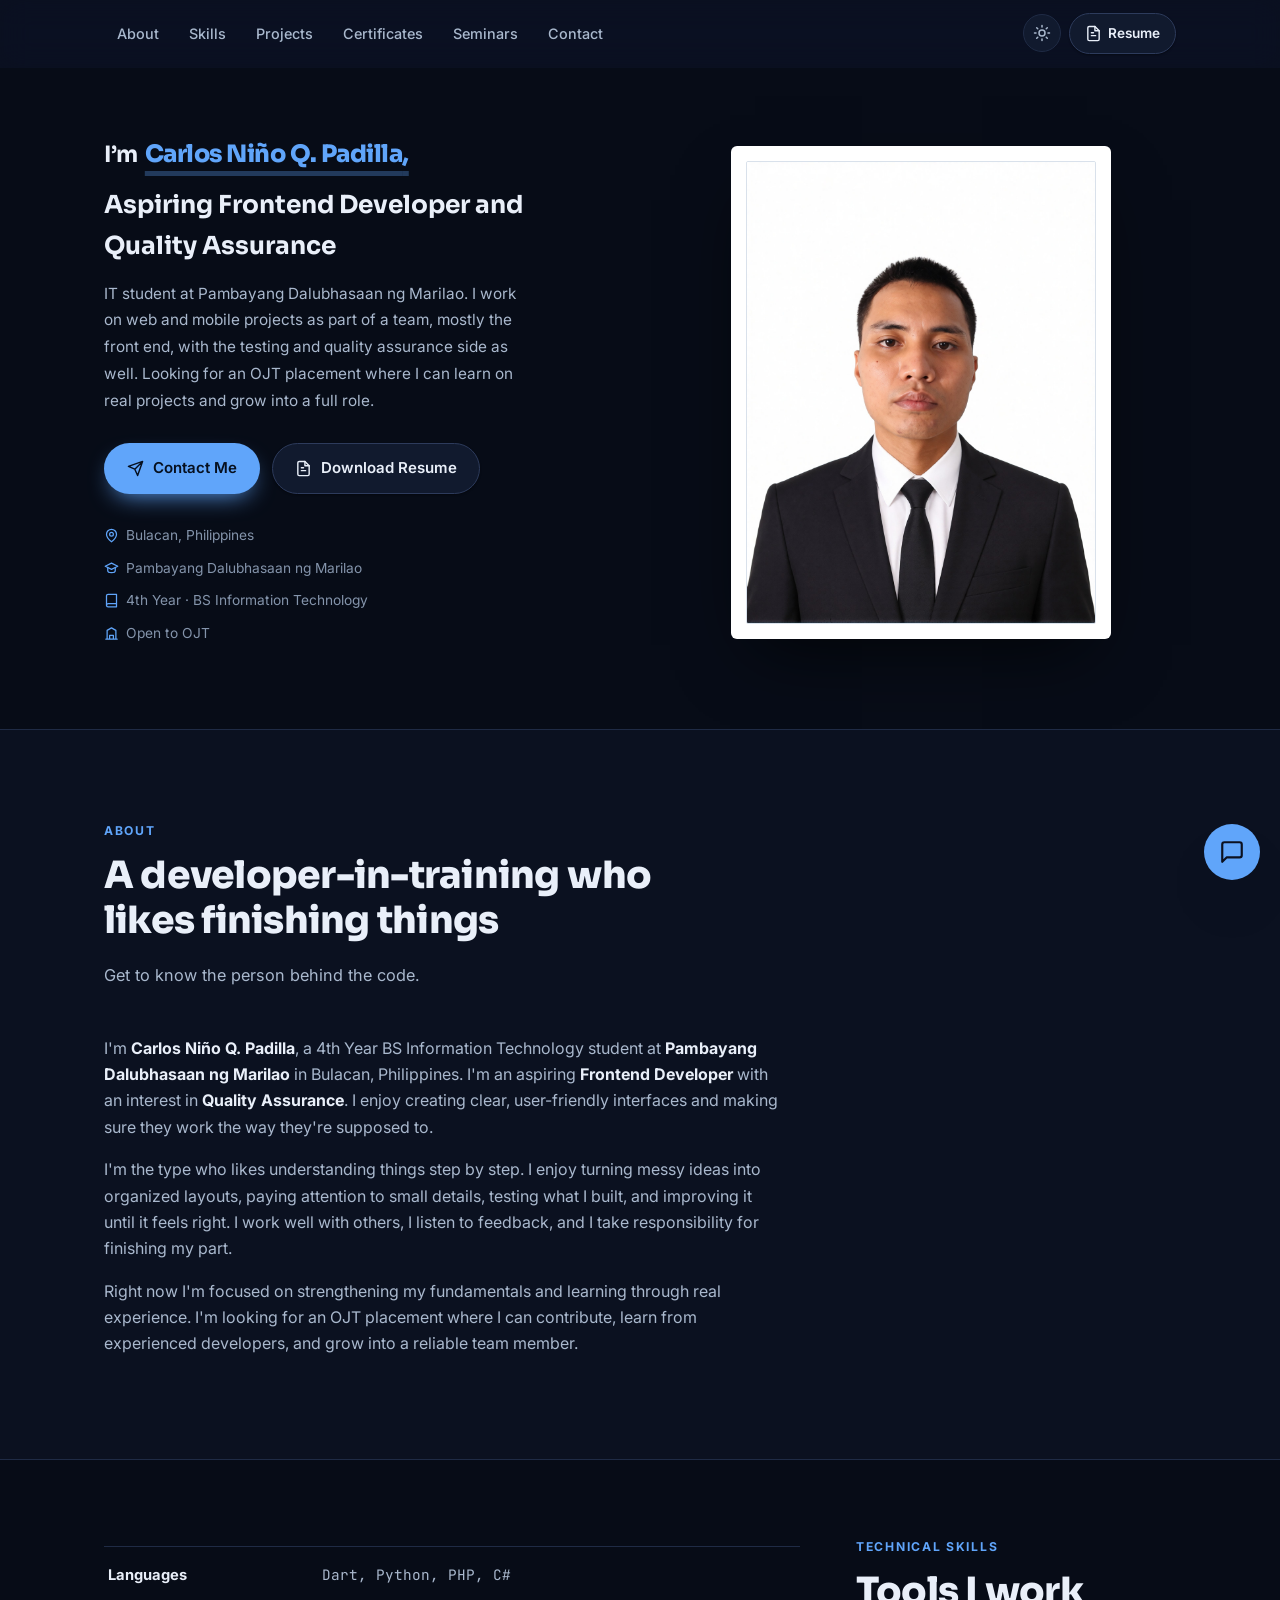
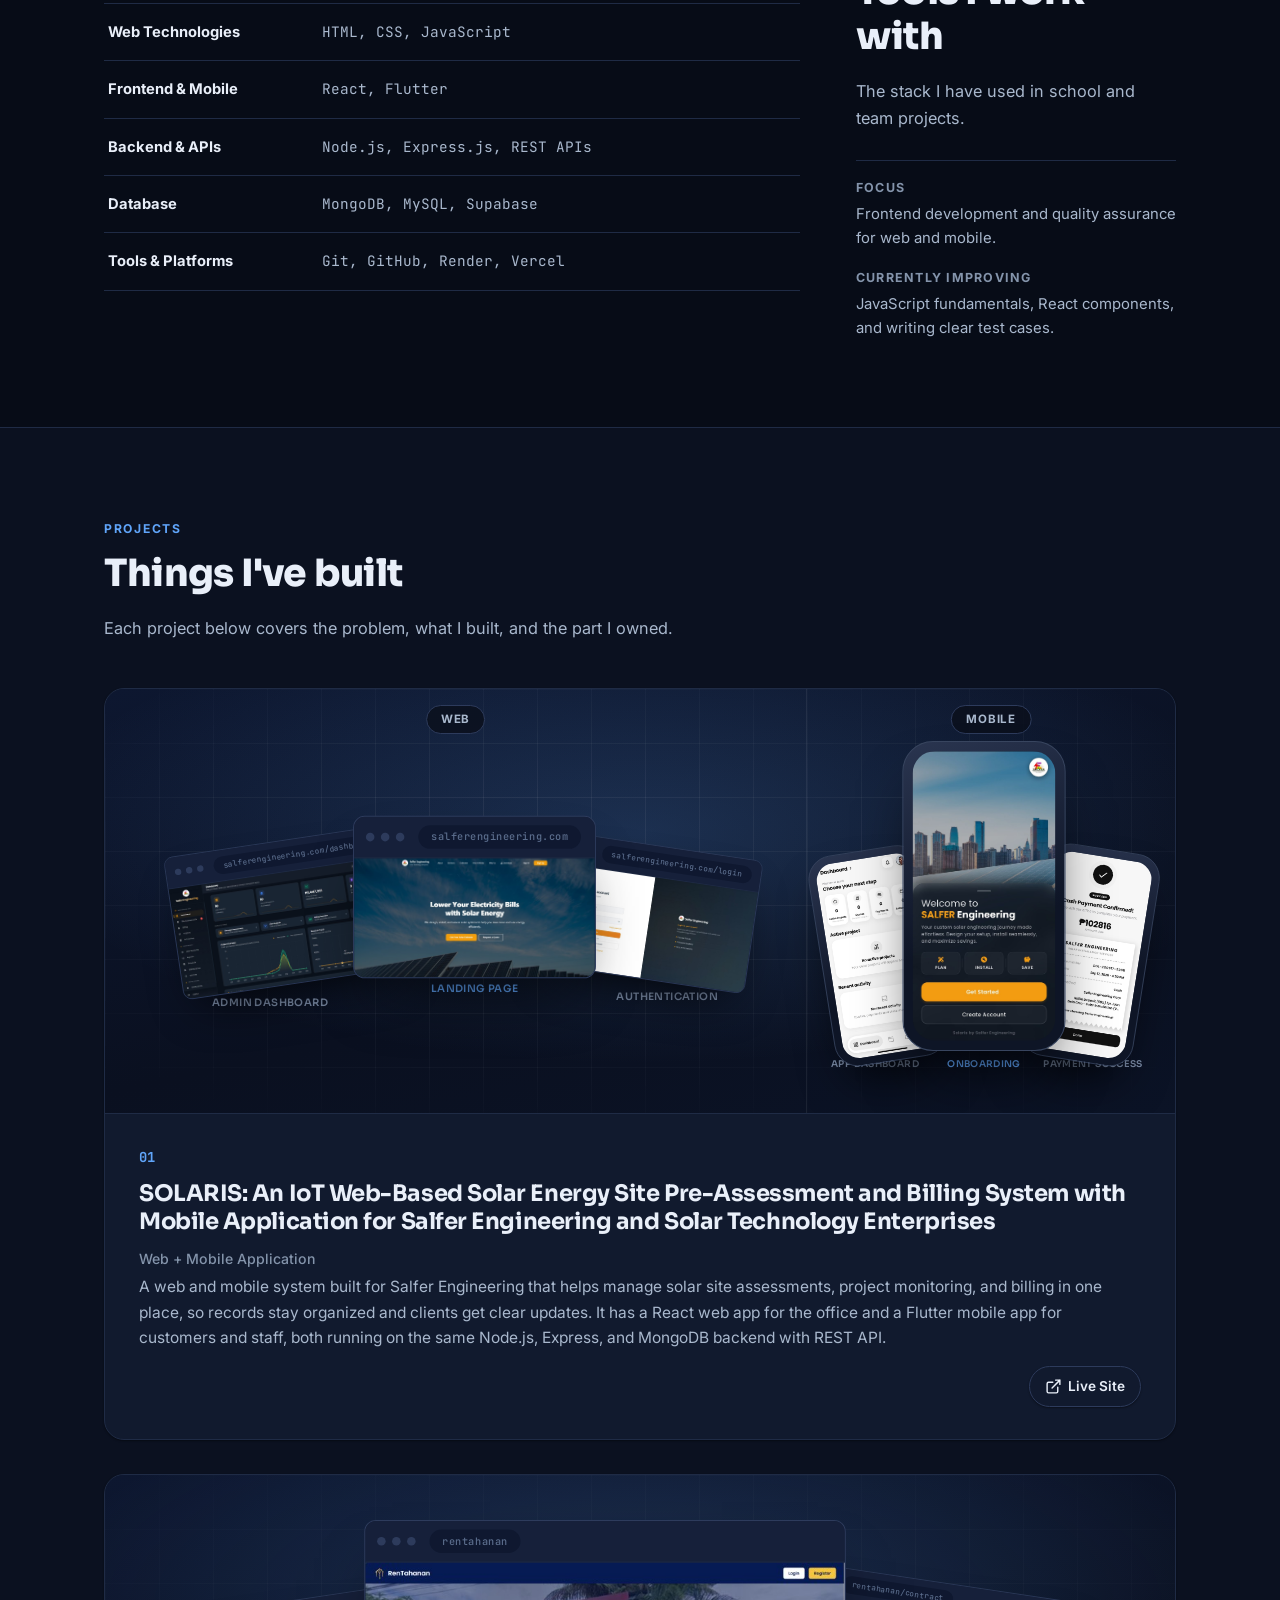
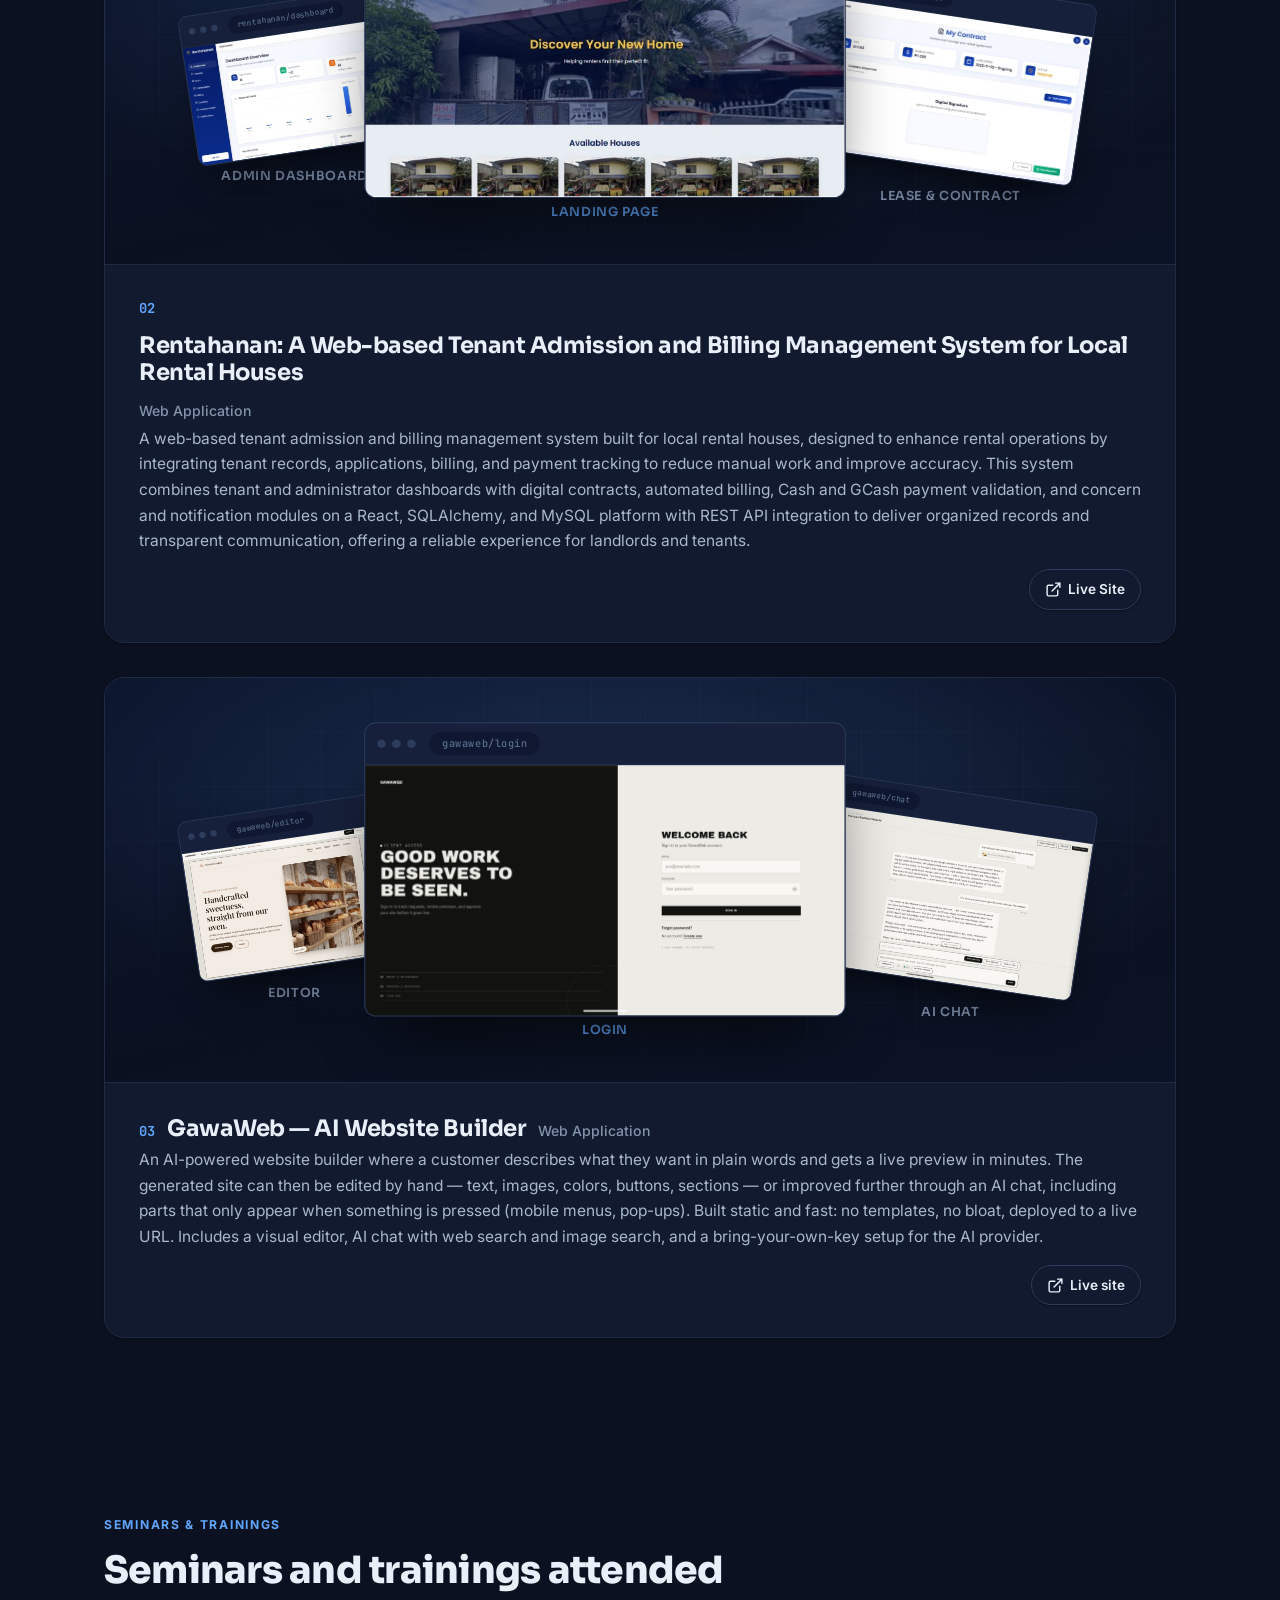
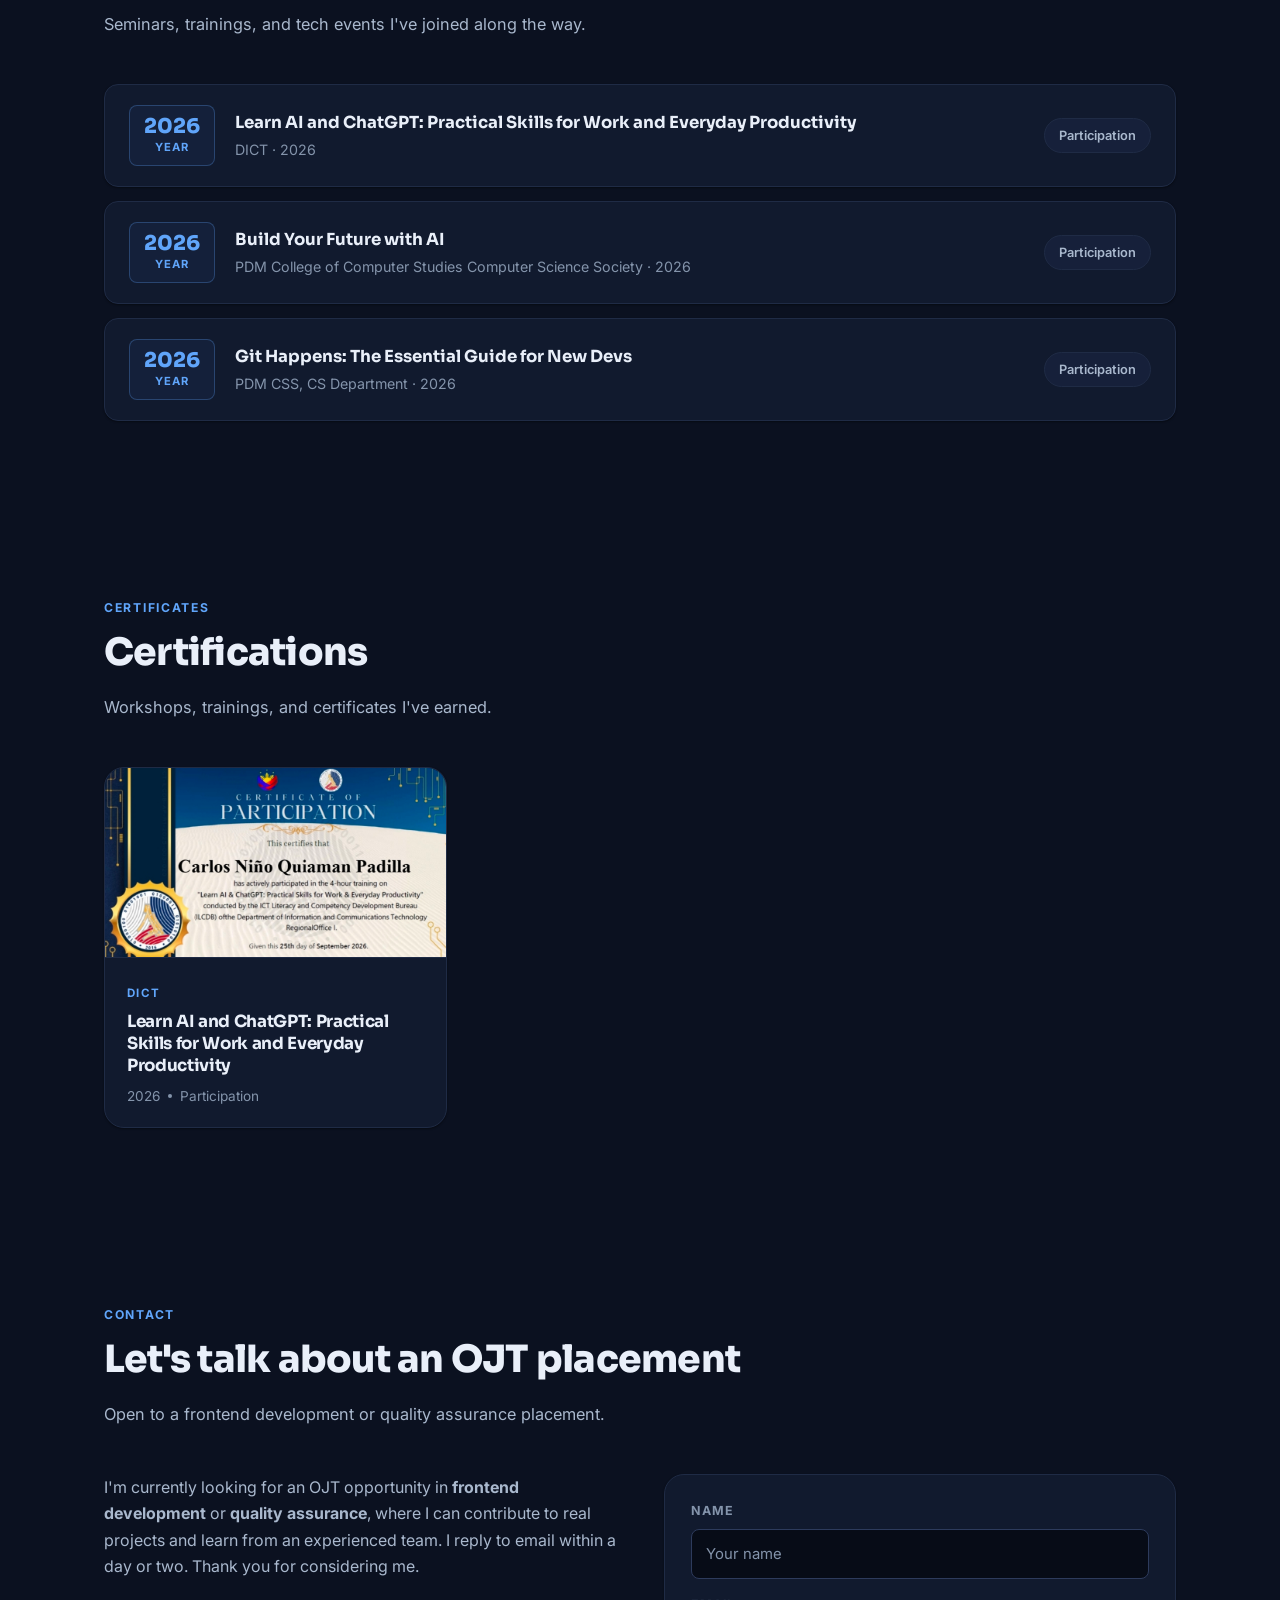
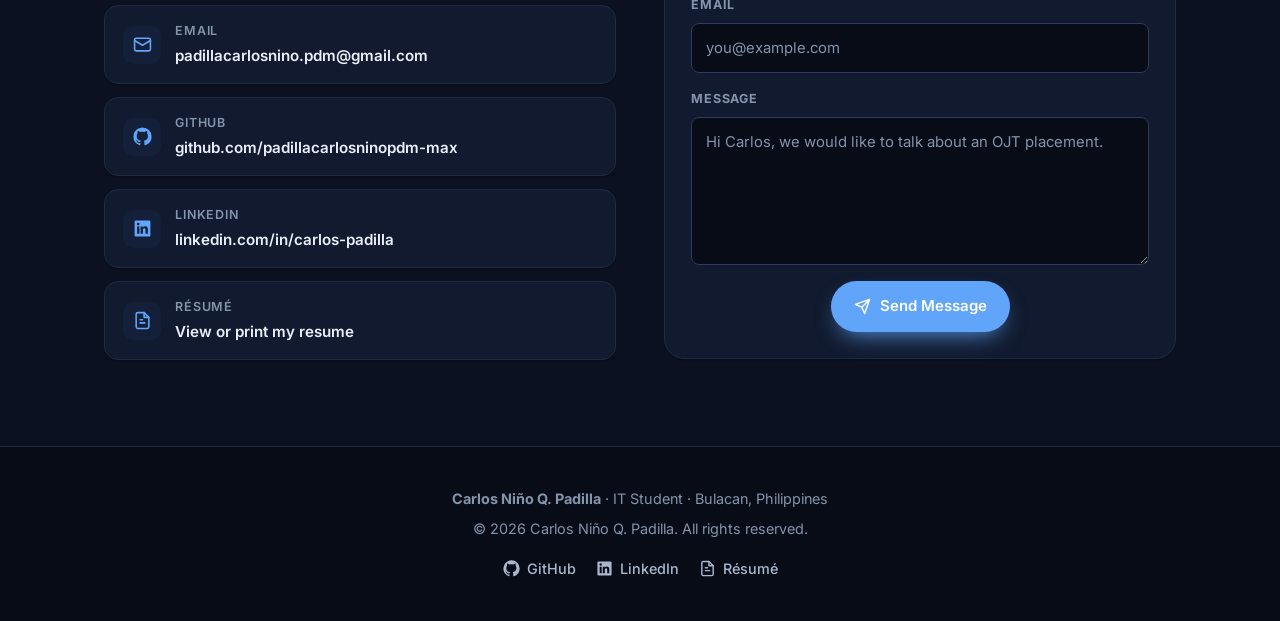
<file: index.html>
<!DOCTYPE html>
<html lang="en">
<head>
<meta charset="utf-8">
<meta name="viewport" content="width=device-width, initial-scale=1">
<title>Carlos Niño Q. Padilla, IT Student &amp; Aspiring Software Developer</title>
<meta name="description" content="Portfolio of Carlos Niño Q. Padilla, BS Information Technology student at Pambayang Dalubhasaan ng Marilao, aspiring software developer seeking an OJT opportunity in web and mobile development.">
<meta name="author" content="Carlos Niño Q. Padilla">
<meta name="theme-color" content="#0b1120">

<meta property="og:type" content="website">
<meta property="og:title" content="Carlos Niño Q. Padilla, IT Student &amp; Aspiring Software Developer">
<meta property="og:description" content="Web and mobile developer portfolio. BS Information Technology, Pambayang Dalubhasaan ng Marilao.">
<meta property="og:image" content="assets/photo-512.jpg">

<script>
/* Set the theme before first paint so there is no flash. Stored choice wins;
   otherwise follow the OS preference. Dark remains the fallback. */
(function () {
  var theme = 'dark';
  try {
    var stored = localStorage.getItem('theme');
    if (stored === 'light' || stored === 'dark') {
      theme = stored;
    }
    // Dark mode is the default; do not follow the OS light preference.
  } catch (e) { /* private mode: stay dark */ }
  document.documentElement.setAttribute('data-theme', theme);
  var meta = document.querySelector('meta[name="theme-color"]');
  if (meta) meta.setAttribute('content', theme === 'light' ? '#f6f8fc' : '#0b1120');
})();
</script>
<link rel="icon" href="assets/favicon.svg" type="image/svg+xml">
<link rel="preconnect" href="https://fonts.googleapis.com">
<link rel="preconnect" href="https://fonts.gstatic.com" crossorigin>
<link href="https://fonts.googleapis.com/css2?family=Sora:wght@400;600;700;800&family=Inter:wght@400;500;600;700&family=JetBrains+Mono:wght@400;500;700&display=swap" rel="stylesheet">
<link rel="stylesheet" href="css/style.css">
</head>

<body>
<a class="skip-link" href="#main">Skip to content</a>

<!-- ============================ HEADER ============================ -->
<header class="site-header" id="header">
  <div class="wrap nav">
    <ul class="nav-links" id="navLinks">
      <li><a href="#about">About</a></li>
      <li><a href="#skills">Skills</a></li>
      <li><a href="#projects">Projects</a></li>
      <li><a href="#certificates">Certificates</a></li>
      <li><a href="#seminars">Seminars</a></li>
      <li><a href="#contact">Contact</a></li>
    </ul>

    <div class="nav-tools">
      <button class="icon-btn theme-toggle" id="themeToggle" type="button" aria-label="Switch to light mode" aria-pressed="false">
        <svg class="icon-sun" viewBox="0 0 24 24" fill="none" stroke="currentColor" stroke-width="2" stroke-linecap="round" stroke-linejoin="round" aria-hidden="true"><circle cx="12" cy="12" r="4"/><path d="M12 2v2M12 20v2M4.93 4.93l1.41 1.41M17.66 17.66l1.41 1.41M2 12h2M20 12h2M4.93 19.07l1.41-1.41M17.66 6.34l1.41-1.41"/></svg>
        <svg class="icon-moon" viewBox="0 0 24 24" fill="none" stroke="currentColor" stroke-width="2" stroke-linecap="round" stroke-linejoin="round" aria-hidden="true"><path d="M21 12.79A9 9 0 1 1 11.21 3 7 7 0 0 0 21 12.79z"/></svg>
      </button>
      <a class="btn btn-ghost btn-sm nav-cv" href="resume.html" target="_blank" rel="noopener" aria-label="View my resume">
        <svg viewBox="0 0 24 24" fill="none" stroke="currentColor" stroke-width="2" stroke-linecap="round" stroke-linejoin="round" aria-hidden="true"><path d="M14 2H6a2 2 0 0 0-2 2v16a2 2 0 0 0 2 2h12a2 2 0 0 0 2-2V8z"/><path d="M14 2v6h6M9 15h6M9 11h3"/></svg>
        <span class="btn-label">Resume</span>
      </a>
      <button class="icon-btn nav-burger" id="navBurger" type="button" aria-label="Open menu" aria-expanded="false" aria-controls="navLinks">
        <svg viewBox="0 0 24 24" fill="none" stroke="currentColor" stroke-width="2" stroke-linecap="round" aria-hidden="true"><path d="M3 6h18M3 12h18M3 18h18"/></svg>
      </button>
    </div>
  </div>
</header>

<main id="main">

<!-- ============================ HERO ============================ -->
<section class="hero" id="home">
  <div class="wrap">
    <div class="hero-grid">

      <div class="hero-copy">
        <h1>
          <span class="i-am">I&rsquo;m</span>
          <span class="accent">Carlos Niño Q. Padilla</span><span class="accent">,</span>
        </h1>

        <p class="hero-role">Aspiring Frontend Developer and Quality Assurance</p>

        <p class="hero-lede">
          IT student at Pambayang Dalubhasaan ng Marilao. I work on web and mobile
          projects as part of a team, mostly the front end, with the testing and
          quality assurance side as well. Looking for an OJT placement where I can
          learn on real projects and grow into a full role.
        </p>

        <div class="hero-cta">
          <a class="btn btn-primary" href="#contact">
            <svg viewBox="0 0 24 24" fill="none" stroke="currentColor" stroke-width="2" stroke-linecap="round" stroke-linejoin="round" aria-hidden="true"><path d="M22 2 11 13M22 2l-7 20-4-9-9-4z"/></svg>
            Contact Me
          </a>
          <a class="btn btn-ghost" href="Padilla-Carlos-Nino-Resume.pdf" download="Padilla-Carlos-Nino-Resume.pdf">
            <svg viewBox="0 0 24 24" fill="none" stroke="currentColor" stroke-width="2" stroke-linecap="round" stroke-linejoin="round" aria-hidden="true"><path d="M14 2H6a2 2 0 0 0-2 2v16a2 2 0 0 0 2 2h12a2 2 0 0 0 2-2V8z"/><path d="M14 2v6h6M9 15h6M9 11h3"/></svg>
            Download Resume
          </a>
        </div>

        <div class="hero-meta">
          <span>
            <svg viewBox="0 0 24 24" fill="none" stroke="currentColor" stroke-width="2" stroke-linecap="round" stroke-linejoin="round" aria-hidden="true"><path d="M20 10c0 6-8 12-8 12s-8-6-8-12a8 8 0 0 1 16 0z"/><circle cx="12" cy="10" r="3"/></svg>
            Bulacan, Philippines
          </span>
          <span>
            <svg viewBox="0 0 24 24" fill="none" stroke="currentColor" stroke-width="2" stroke-linecap="round" stroke-linejoin="round" aria-hidden="true"><path d="M22 10 12 5 2 10l10 5 10-5z"/><path d="M6 12v5c0 1.7 2.7 3 6 3s6-1.3 6-3v-5"/></svg>
            Pambayang Dalubhasaan ng Marilao
          </span>
          <span>
            <svg viewBox="0 0 24 24" fill="none" stroke="currentColor" stroke-width="2" stroke-linecap="round" stroke-linejoin="round" aria-hidden="true"><path d="M4 19.5A2.5 2.5 0 0 1 6.5 17H20"/><path d="M6.5 2H20v20H6.5A2.5 2.5 0 0 1 4 19.5v-15A2.5 2.5 0 0 1 6.5 2z"/></svg>
            4th Year &middot; BS Information Technology
          </span>
          <span>
            <svg viewBox="0 0 24 24" fill="none" stroke="currentColor" stroke-width="2" stroke-linecap="round" stroke-linejoin="round" aria-hidden="true"><path d="M3 21h18M5 21V7l7-4 7 4v14M9 21v-6h6v6"/></svg>
            Open to OJT
          </span>
        </div>
      </div>

      <div class="hero-figure">
        <div class="hero-photo">
          <img src="assets/profile.jpg" width="1056" height="1400"
               alt="Carlos Niño Q. Padilla" fetchpriority="high">
        </div>
      </div>

    </div>
  </div>
</section>

<!-- ============================ ABOUT ============================ -->
<section class="section" id="about">
  <div class="wrap">
    <div class="section-head reveal">
      <span class="eyebrow">About</span>
      <h2>A developer-in-training who likes finishing things</h2>
      <p>Get to know the person behind the code.</p>
    </div>

    <div class="prose reveal">
      <p>
        I'm <strong>Carlos Niño Q. Padilla</strong>, a 4th Year BS Information Technology
        student at <strong>Pambayang Dalubhasaan ng Marilao</strong> in Bulacan, Philippines.
        I'm an aspiring <strong>Frontend Developer</strong> with an interest in
        <strong>Quality Assurance</strong>. I enjoy creating clear, user-friendly interfaces
        and making sure they work the way they're supposed to.
      </p>
      <p>
        I'm the type who likes understanding things step by step. I enjoy turning messy ideas
        into organized layouts, paying attention to small details, testing what I built, and
        improving it until it feels right. I work well with others, I listen to feedback,
        and I take responsibility for finishing my part.
      </p>
      <p>
        Right now I'm focused on strengthening my fundamentals and learning through real
        experience. I'm looking for an OJT placement where I can contribute, learn from
        experienced developers, and grow into a reliable team member.
      </p>
    </div>
  </div>
</section>

<!-- ============================ SKILLS ============================ -->
<section class="section alt" id="skills">
  <div class="wrap skills-layout">
    <div class="skills-info">
      <div class="section-head reveal">
        <span class="eyebrow">Technical Skills</span>
        <h2>Tools I work with</h2>
        <p>The stack I have used in school and team projects.</p>
      </div>

      <div class="skills-side reveal">
        <div class="side-block">
          <h3>Focus</h3>
          <p>Frontend development and quality assurance for web and mobile.</p>
        </div>
        <div class="side-block">
          <h3>Currently improving</h3>
          <p>JavaScript fundamentals, React components, and writing clear test cases.</p>
        </div>
      </div>
    </div>

    <div class="skills-list reveal">
      <div class="skill-row">
        <span class="skill-label">Languages</span>
        <span class="skill-values">Dart, Python, PHP, C#</span>
      </div>
      <div class="skill-row">
        <span class="skill-label">Web Technologies</span>
        <span class="skill-values">HTML, CSS, JavaScript</span>
      </div>
      <div class="skill-row">
        <span class="skill-label">Frontend &amp; Mobile</span>
        <span class="skill-values">React, Flutter</span>
      </div>
      <div class="skill-row">
        <span class="skill-label">Backend &amp; APIs</span>
        <span class="skill-values">Node.js, Express.js, REST APIs</span>
      </div>
      <div class="skill-row">
        <span class="skill-label">Database</span>
        <span class="skill-values">MongoDB, MySQL, Supabase</span>
      </div>
      <div class="skill-row">
        <span class="skill-label">Tools &amp; Platforms</span>
        <span class="skill-values">Git, GitHub, Render, Vercel</span>
      </div>
    </div>
  </div>
</section>

<!-- ============================ PROJECTS ============================ -->
<section class="section" id="projects">
  <div class="wrap">
    <div class="section-head reveal">
      <span class="eyebrow">Projects</span>
      <h2>Things I've built</h2>
      <p>Each project below covers the problem, what I built, and the part I owned.</p>
    </div>

    <div class="projects">

      <!-- ---------- PROJECT 1: SOLARIS (Web + Mobile) ---------- -->
      <article class="project project-featured reveal" id="project-1">

        <div class="showcase-dual" role="group" aria-label="SOLARIS web and mobile screenshots">
        <div class="showcase showcase-web-half" role="group" aria-label="SOLARIS web app, three screenshots">
          <span class="dual-heading">Web</span>
          <figure class="shot shot-left">
            <div class="shot-frame">
              <span class="shot-chrome" aria-hidden="true">
                <i></i><i></i><i></i>
                <b>salferengineering.com/dashboard</b>
              </span>
              <img src="assets/solar-dashboard.jpg" width="1000" height="489" loading="lazy"
                   alt="Admin dashboard showing free quotes, pre-assessments, total revenue, IoT device count, and project overview and revenue trend charts">
            </div>
            <figcaption>Admin Dashboard</figcaption>
          </figure>

          <figure class="shot shot-center">
            <div class="shot-frame">
              <span class="shot-chrome" aria-hidden="true">
                <i></i><i></i><i></i>
                <b>salferengineering.com</b>
              </span>
              <img src="assets/solar-landing.jpg" width="1000" height="491" loading="lazy"
                   alt="SOLARIS landing page, with the headline and call-to-action buttons">
            </div>
            <figcaption>Landing Page</figcaption>
          </figure>

          <figure class="shot shot-right">
            <div class="shot-frame">
              <span class="shot-chrome" aria-hidden="true">
                <i></i><i></i><i></i>
                <b>salferengineering.com/login</b>
              </span>
              <img src="assets/solar-login.jpg" width="1000" height="488" loading="lazy"
                   alt="Login screen for signing in to a customer or admin account">
            </div>
            <figcaption>Authentication</figcaption>
          </figure>
        </div>

        <div class="showcase showcase-phones showcase-mobile-half" role="group" aria-label="SOLARIS mobile app, three screens">
          <span class="dual-heading">Mobile</span>
          <figure class="shot shot-left">
            <div class="shot-frame">
              <img src="assets/app-dashboard.jpg" width="700" height="1410" loading="lazy"
                   alt="App dashboard showing active projects, quotes, payments and assessments, with a bottom navigation bar">
            </div>
            <figcaption>App Dashboard</figcaption>
          </figure>

          <figure class="shot shot-center">
            <div class="shot-frame">
              <img src="assets/app-welcome.jpg" width="700" height="1418" loading="lazy"
                   alt="Welcome screen with the tagline and Get Started and Create Account buttons">
            </div>
            <figcaption>Onboarding</figcaption>
          </figure>

          <figure class="shot shot-right">
            <div class="shot-frame">
              <img src="assets/app-payment.jpg" width="700" height="1421" loading="lazy"
                   alt="Payment success screen showing the amount due and a printable payment receipt">
            </div>
            <figcaption>Payment Success</figcaption>
          </figure>
        </div>
        </div>

        <div class="project-body">
          <div class="project-head">
            <span class="project-num">01</span>
            <h3>SOLARIS: An IoT Web-Based Solar Energy Site Pre-Assessment and Billing System with Mobile Application for Salfer Engineering and Solar Technology Enterprises</h3>
            <span class="project-kind">Web + Mobile Application</span>
          </div>

          <p>
            A web and mobile system built for Salfer Engineering that helps manage solar
            site assessments, project monitoring, and billing in one place, so records stay
            organized and clients get clear updates. It has a React web app for the office
            and a Flutter mobile app for customers and staff, both running on the same
            Node.js, Express, and MongoDB backend with REST API.
          </p>


          <div class="project-links">
            <a class="btn btn-ghost btn-sm" href="https://www.solarisiot.com/" target="_blank" rel="noopener">
              <svg viewBox="0 0 24 24" fill="none" stroke="currentColor" stroke-width="2" stroke-linecap="round" stroke-linejoin="round" aria-hidden="true"><path d="M18 13v6a2 2 0 0 1-2 2H5a2 2 0 0 1-2-2V8a2 2 0 0 1 2-2h6"/><path d="M15 3h6v6M10 14 21 3"/></svg>
              Live Site
            </a>
          </div>
        </div>
      </article>

      <!-- ---------- PROJECT 2: Rentahanan ---------- -->
      <article class="project project-featured reveal" id="project-2">

        <!-- Same fanned browser-window treatment as Project 01. -->
        <div class="showcase" role="group" aria-label="Rentahanan, three screenshots">
          <figure class="shot shot-left">
            <div class="shot-frame">
              <span class="shot-chrome" aria-hidden="true">
                <i></i><i></i><i></i>
                <b>rentahanan/dashboard</b>
              </span>
              <img src="assets/rent-dashboard.jpg" width="644" height="309" loading="lazy"
                   alt="Admin dashboard showing total tenants, vacant units, pending applications, monthly income, a revenue trend chart and property status">
            </div>
            <figcaption>Admin Dashboard</figcaption>
          </figure>

          <figure class="shot shot-center">
            <div class="shot-frame">
              <span class="shot-chrome" aria-hidden="true">
                <i></i><i></i><i></i>
                <b>rentahanan</b>
              </span>
              <img src="assets/rent-landing.jpg" width="690" height="338" loading="lazy"
                   alt="Rentahanan landing page with the Discover Your New Home hero and an Available Houses listing">
            </div>
            <figcaption>Landing Page</figcaption>
          </figure>

          <figure class="shot shot-right">
            <div class="shot-frame">
              <span class="shot-chrome" aria-hidden="true">
                <i></i><i></i><i></i>
                <b>rentahanan/contract</b>
              </span>
              <img src="assets/rent-contract.jpg" width="648" height="321" loading="lazy"
                   alt="My Contract page showing the unit, monthly price, lease period, status, the contract document and a digital signature box">
            </div>
            <figcaption>Lease &amp; Contract</figcaption>
          </figure>
        </div>

        <div class="project-body">
          <div class="project-head">
            <span class="project-num">02</span>
            <h3>Rentahanan: A Web-based Tenant Admission and Billing Management System for Local Rental Houses</h3>
            <span class="project-kind">Web Application</span>
          </div>

          <p>
            A web-based tenant admission and billing management system built for local rental
            houses, designed to enhance rental operations by integrating tenant records,
            applications, billing, and payment tracking to reduce manual work and improve
            accuracy. This system combines tenant and administrator dashboards with digital
            contracts, automated billing, Cash and GCash payment validation, and concern and
            notification modules on a React, SQLAlchemy, and MySQL platform with REST API
            integration to deliver organized records and transparent communication, offering
            a reliable experience for landlords and tenants.
          </p>


          <div class="project-links">
            <a class="btn btn-ghost btn-sm" href="https://rentahanan.vercel.app/" target="_blank" rel="noopener">
              <svg viewBox="0 0 24 24" fill="none" stroke="currentColor" stroke-width="2" stroke-linecap="round" stroke-linejoin="round" aria-hidden="true"><path d="M18 13v6a2 2 0 0 1-2 2H5a2 2 0 0 1-2-2V8a2 2 0 0 1 2-2h6"/><path d="M15 3h6v6M10 14 21 3"/></svg>
              Live Site
            </a>
          </div>
        </div>
      </article>

      <!-- ---------- PROJECT 3: GawaWeb ---------- -->
      <article class="project project-featured reveal" id="project-3">
        <div class="showcase" role="group" aria-label="GawaWeb, three screenshots">
          <figure class="shot shot-left">
            <div class="shot-frame">
              <span class="shot-chrome" aria-hidden="true">
                <i></i><i></i><i></i>
                <b>gawaweb/editor</b>
              </span>
              <img src="assets/gawaweb-1.jpg" loading="lazy"
                   alt="GawaWeb visual editor showing a selected element and the inspector panel">
            </div>
            <figcaption>Editor</figcaption>
          </figure>

          <figure class="shot shot-center">
            <div class="shot-frame">
              <span class="shot-chrome" aria-hidden="true">
                <i></i><i></i><i></i>
                <b>gawaweb/login</b>
              </span>
              <img src="assets/gawaweb-3.jpg" loading="lazy"
                   alt="GawaWeb login screen">
            </div>
            <figcaption>Login</figcaption>
          </figure>

          <figure class="shot shot-right">
            <div class="shot-frame">
              <span class="shot-chrome" aria-hidden="true">
                <i></i><i></i><i></i>
                <b>gawaweb/chat</b>
              </span>
              <img src="assets/gawaweb-2.jpg" loading="lazy"
                   alt="GawaWeb AI chat with a selected element and the composer">
            </div>
            <figcaption>AI chat</figcaption>
          </figure>
        </div>

        <div class="project-body">
          <div class="project-head">
            <span class="project-num">03</span>
            <h3>GawaWeb — AI Website Builder</h3>
            <span class="project-kind">Web Application</span>
          </div>

          <p>
            An AI-powered website builder where a customer describes what they want in plain
            words and gets a live preview in minutes. The generated site can then be edited by
            hand — text, images, colors, buttons, sections — or improved further through an
            AI chat, including parts that only appear when something is pressed (mobile menus,
            pop-ups). Built static and fast: no templates, no bloat, deployed to a live URL.
            Includes a visual editor, AI chat with web search and image search, and a
            bring-your-own-key setup for the AI provider.
          </p>


          <div class="project-links">
            <a class="btn btn-ghost btn-sm" href="https://www.gawa-web.my.id/" target="_blank" rel="noopener">
              <svg viewBox="0 0 24 24" fill="none" stroke="currentColor" stroke-width="2" stroke-linecap="round" stroke-linejoin="round" aria-hidden="true"><path d="M18 13v6a2 2 0 0 1-2 2H5a2 2 0 0 1-2-2V8a2 2 0 0 1 2-2h6M15 3h6v6M10 14L21 3"/></svg>
              Live site
            </a>
          </div>
        </div>
      </article>

    </div>
  </div>
</section>

<!-- ============================ SEMINARS ============================ -->
<section class="section" id="seminars">
  <div class="wrap">
    <div class="section-head reveal">
      <span class="eyebrow">Seminars &amp; Trainings</span>
      <h2>Seminars and trainings attended</h2>
      <p>Seminars, trainings, and tech events I've joined along the way.</p>
    </div>

    <div class="seminar-list">
      <article class="seminar reveal">
        <div class="seminar-date"><b>2026</b><span>Year</span></div>
        <div class="seminar-body">
          <b>Learn AI and ChatGPT: Practical Skills for Work and Everyday Productivity</b>
          <span>DICT &middot; 2026</span>
        </div>
        <span class="seminar-badge">Participation</span>
      </article>

      <article class="seminar reveal">
        <div class="seminar-date"><b>2026</b><span>Year</span></div>
        <div class="seminar-body">
          <b>Build Your Future with AI</b>
          <span>PDM College of Computer Studies Computer Science Society &middot; 2026</span>
        </div>
        <span class="seminar-badge">Participation</span>
      </article>

      <article class="seminar reveal">
        <div class="seminar-date"><b>2026</b><span>Year</span></div>
        <div class="seminar-body">
          <b>Git Happens: The Essential Guide for New Devs</b>
          <span>PDM CSS, CS Department &middot; 2026</span>
        </div>
        <span class="seminar-badge">Participation</span>
      </article>
    </div>
  </div>
</section>

<!-- ============================ CERTIFICATES ============================ -->
<section class="section" id="certificates">
  <div class="wrap">
    <div class="section-head reveal">
      <span class="eyebrow">Certificates</span>
      <h2>Certifications</h2>
      <p>Workshops, trainings, and certificates I've earned.</p>
    </div>

    <div class="cert-grid">
      <article class="cert reveal">
        <a class="cert-image" href="assets/cert-dict-ai-chatgpt.jpg" target="_blank" rel="noopener" aria-label="Open certificate image">
          <img src="assets/cert-dict-ai-chatgpt.jpg" loading="lazy" alt="Certificate of participation: Learn AI and ChatGPT: Practical Skills for Work and Everyday Productivity, issued by DICT">
        </a>
        <div class="cert-body">
          <span class="cert-org">DICT</span>
          <h3>Learn AI and ChatGPT: Practical Skills for Work and Everyday Productivity</h3>
          <p class="cert-meta"><span>2026</span><span class="cert-dot"></span><span>Participation</span></p>
        </div>
      </article>
    </div>
  </div>
</section>

<!-- ============================ CONTACT ============================ -->
<section class="section" id="contact">
  <div class="wrap">
    <div class="section-head reveal">
      <span class="eyebrow">Contact</span>
      <h2>Let's talk about an OJT placement</h2>
      <p>Open to a frontend development or quality assurance placement.</p>
    </div>

    <div class="contact-grid">
      <div class="reveal">
        <p style="color:var(--ink-soft); max-width:52ch;">
          I'm currently looking for an OJT opportunity in <strong>frontend development</strong>
          or <strong>quality assurance</strong>, where I can contribute to real projects and
          learn from an experienced team. I reply to email within a day or two. Thank you
          for considering me.
        </p>

        <div class="contact-list">
          <a class="contact-item" href="mailto:padillacarlosnino.pdm@gmail.com">
            <span class="contact-ico">
              <svg viewBox="0 0 24 24" fill="none" stroke="currentColor" stroke-width="2" stroke-linecap="round" stroke-linejoin="round" aria-hidden="true"><rect x="2" y="4" width="20" height="16" rx="2"/><path d="m2 7 10 6 10-6"/></svg>
            </span>
            <span>
              <small>Email</small>
              <b>padillacarlosnino.pdm@gmail.com</b>
            </span>
          </a>

          <a class="contact-item" href="https://github.com/padillacarlosninopdm-max" target="_blank" rel="noopener">
            <span class="contact-ico">
              <svg viewBox="0 0 24 24" fill="currentColor" aria-hidden="true"><path d="M12 .5A11.5 11.5 0 0 0 .5 12a11.5 11.5 0 0 0 7.9 10.9c.6.1.8-.2.8-.6v-2c-3.2.7-3.9-1.5-3.9-1.5-.5-1.3-1.3-1.7-1.3-1.7-1.1-.7.1-.7.1-.7 1.2.1 1.8 1.2 1.8 1.2 1 1.8 2.7 1.3 3.4 1 .1-.8.4-1.3.7-1.6-2.6-.3-5.3-1.3-5.3-5.7 0-1.3.4-2.3 1.1-3.1-.1-.3-.5-1.5.1-3.1 0 0 .9-.3 3.1 1.2a10.7 10.7 0 0 1 5.6 0c2.2-1.5 3.1-1.2 3.1-1.2.6 1.6.2 2.8.1 3.1.7.8 1.1 1.8 1.1 3.1 0 4.4-2.7 5.4-5.3 5.7.4.4.8 1.1.8 2.2v3.3c0 .4.2.7.8.6A11.5 11.5 0 0 0 23.5 12 11.5 11.5 0 0 0 12 .5z"/></svg>
            </span>
            <span>
              <small>GitHub</small>
              <b>github.com/padillacarlosninopdm-max</b>
            </span>
          </a>

          <a class="contact-item" href="https://www.linkedin.com/in/carlos-padilla-21b1243ba" target="_blank" rel="noopener">
            <span class="contact-ico">
              <svg viewBox="0 0 24 24" fill="currentColor" aria-hidden="true"><path d="M20.4 2H3.6A1.6 1.6 0 0 0 2 3.6v16.8A1.6 1.6 0 0 0 3.6 22h16.8a1.6 1.6 0 0 0 1.6-1.6V3.6A1.6 1.6 0 0 0 20.4 2zM8.1 18.7H5.2V9.4h2.9zM6.6 8.1a1.7 1.7 0 1 1 1.7-1.7 1.7 1.7 0 0 1-1.7 1.7zm12.1 10.6h-2.9v-4.5c0-1.1 0-2.5-1.5-2.5s-1.8 1.2-1.8 2.4v4.6h-2.9V9.4h2.8v1.2h.1a3.1 3.1 0 0 1 2.8-1.5c3 0 3.5 1.9 3.5 4.5z"/></svg>
            </span>
            <span>
              <small>LinkedIn</small>
              <b>linkedin.com/in/carlos-padilla</b>
            </span>
          </a>

          <a class="contact-item" href="resume.html" target="_blank" rel="noopener">
            <span class="contact-ico">
              <svg viewBox="0 0 24 24" fill="none" stroke="currentColor" stroke-width="2" stroke-linecap="round" stroke-linejoin="round" aria-hidden="true"><path d="M14 2H6a2 2 0 0 0-2 2v16a2 2 0 0 0 2 2h12a2 2 0 0 0 2-2V8z"/><path d="M14 2v6h6M9 15h6M9 11h3"/></svg>
            </span>
            <span>
              <small>Résumé</small>
              <b>View or print my resume</b>
            </span>
          </a>
        </div>
      </div>

      <form class="contact-form reveal" id="contactForm" novalidate>
        <div class="form-row">
          <div class="form-field">
            <label for="cfName">Name</label>
            <input id="cfName" name="name" type="text" placeholder="Your name" autocomplete="name" required>
          </div>
          <div class="form-field">
            <label for="cfEmail">Email</label>
            <input id="cfEmail" name="email" type="email" placeholder="you@example.com" autocomplete="email" required>
          </div>
        </div>
        <div class="form-field">
          <label for="cfMessage">Message</label>
          <textarea id="cfMessage" name="message" rows="5" placeholder="Hi Carlos, we would like to talk about an OJT placement." required></textarea>
        </div>
        <div class="hp-field" aria-hidden="true">
          <label for="cfWebsite">Website</label>
          <input id="cfWebsite" name="website" type="text" tabindex="-1" autocomplete="off">
        </div>
        <button class="btn btn-primary" type="submit">
          <svg viewBox="0 0 24 24" fill="none" stroke="currentColor" stroke-width="2" stroke-linecap="round" stroke-linejoin="round" aria-hidden="true"><path d="M22 2 11 13M22 2l-7 20-4-9-9-4z"/></svg>
          Send Message
        </button>
      </form>
    </div>
  </div>
</section>

</main>

<!-- ============================ FOOTER ============================ -->
<footer class="site-footer">
  <div class="wrap">
    <p><strong>Carlos Niño Q. Padilla</strong> &middot; IT Student &middot; Bulacan, Philippines</p>
    <p>&copy; <span id="year"></span> Carlos Niño Q. Padilla. All rights reserved.</p>

    <div class="footer-links">
      <a href="https://github.com/padillacarlosninopdm-max" target="_blank" rel="noopener">
        <svg viewBox="0 0 24 24" fill="currentColor" aria-hidden="true"><path d="M12 .5A11.5 11.5 0 0 0 .5 12a11.5 11.5 0 0 0 7.9 10.9c.6.1.8-.2.8-.6v-2c-3.2.7-3.9-1.5-3.9-1.5-.5-1.3-1.3-1.7-1.3-1.7-1.1-.7.1-.7.1-.7 1.2.1 1.8 1.2 1.8 1.2 1 1.8 2.7 1.3 3.4 1 .1-.8.4-1.3.7-1.6-2.6-.3-5.3-1.3-5.3-5.7 0-1.3.4-2.3 1.1-3.1-.1-.3-.5-1.5.1-3.1 0 0 .9-.3 3.1 1.2a10.7 10.7 0 0 1 5.6 0c2.2-1.5 3.1-1.2 3.1-1.2.6 1.6.2 2.8.1 3.1.7.8 1.1 1.8 1.1 3.1 0 4.4-2.7 5.4-5.3 5.7.4.4.8 1.1.8 2.2v3.3c0 .4.2.7.8.6A11.5 11.5 0 0 0 23.5 12 11.5 11.5 0 0 0 12 .5z"/></svg>
        GitHub
      </a>
      <a href="https://www.linkedin.com/in/carlos-padilla-21b1243ba" target="_blank" rel="noopener">
        <svg viewBox="0 0 24 24" fill="currentColor" aria-hidden="true"><path d="M20.4 2H3.6A1.6 1.6 0 0 0 2 3.6v16.8A1.6 1.6 0 0 0 3.6 22h16.8a1.6 1.6 0 0 0 1.6-1.6V3.6A1.6 1.6 0 0 0 20.4 2zM8.1 18.7H5.2V9.4h2.9zM6.6 8.1a1.7 1.7 0 1 1 1.7-1.7 1.7 1.7 0 0 1-1.7 1.7zm12.1 10.6h-2.9v-4.5c0-1.1 0-2.5-1.5-2.5s-1.8 1.2-1.8 2.4v4.6h-2.9V9.4h2.8v1.2h.1a3.1 3.1 0 0 1 2.8-1.5c3 0 3.5 1.9 3.5 4.5z"/></svg>
        LinkedIn
      </a>
      <a href="resume.html">
        <svg viewBox="0 0 24 24" fill="none" stroke="currentColor" stroke-width="2" stroke-linecap="round" stroke-linejoin="round" aria-hidden="true"><path d="M14 2H6a2 2 0 0 0-2 2v16a2 2 0 0 0 2 2h12a2 2 0 0 0 2-2V8z"/><path d="M14 2v6h6M9 15h6M9 11h3"/></svg>
        Résumé
      </a>
    </div>
  </div>
</footer>

<button class="to-top" id="toTop" type="button" aria-label="Back to top">
  <svg viewBox="0 0 24 24" fill="none" stroke="currentColor" stroke-width="2.4" stroke-linecap="round" stroke-linejoin="round" aria-hidden="true"><path d="M12 19V5M5 12l7-7 7 7"/></svg>
</button>

<div class="toast" id="cfToast" role="status" aria-live="polite"></div>

<script src="js/main.js"></script>
<script src="js/chat.js"></script>
</body>
</html>
</file>
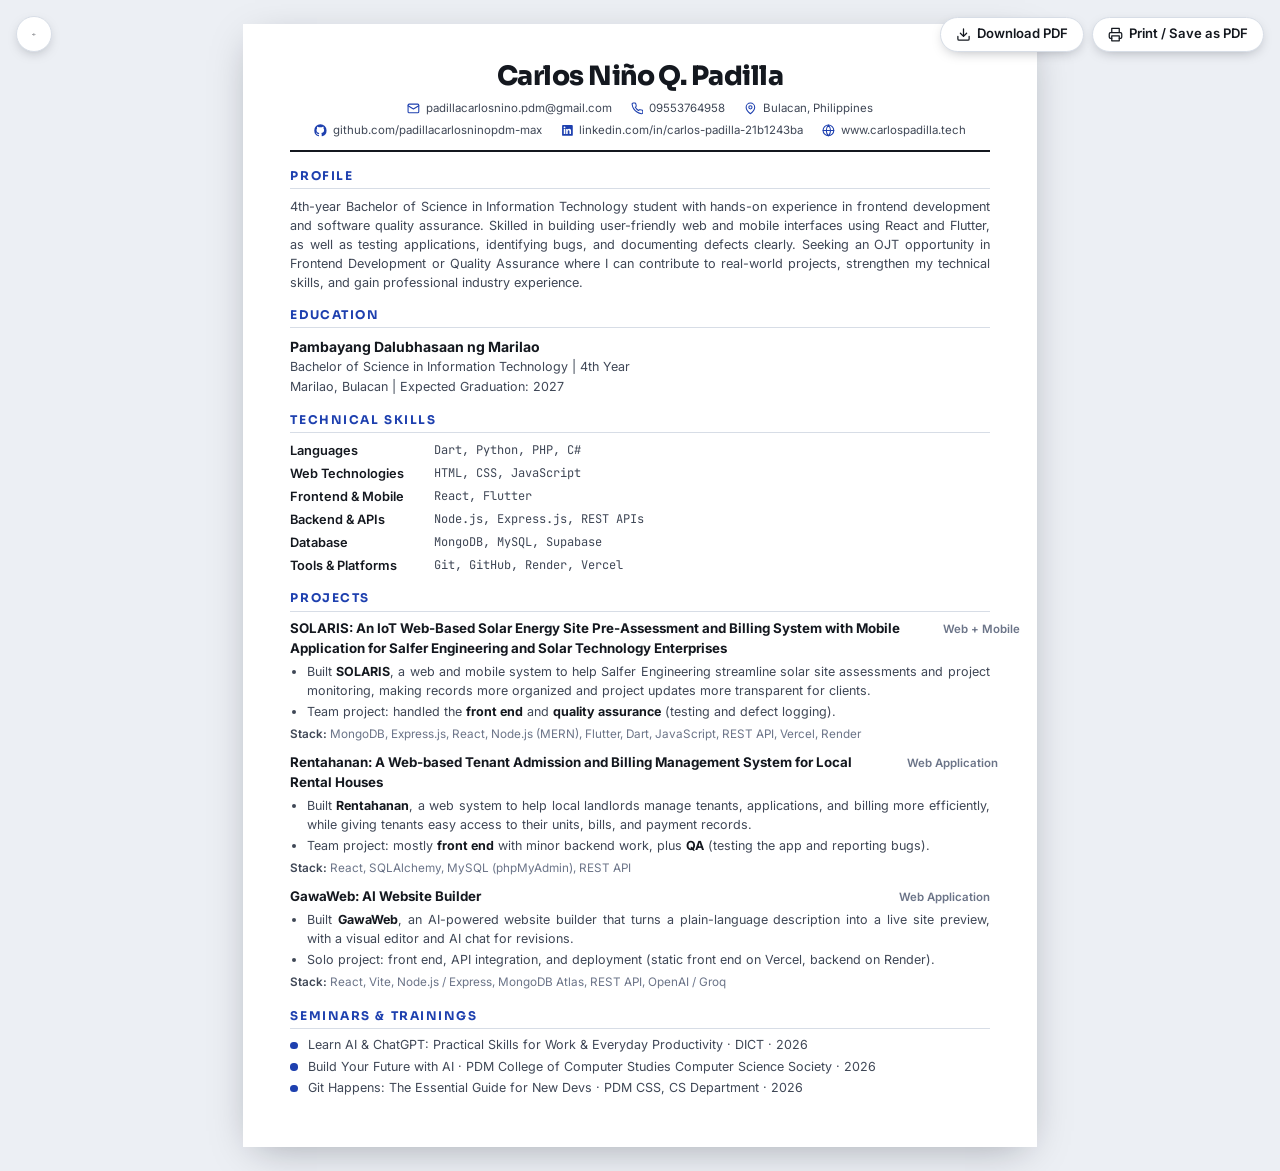
<file: resume.html>
<!DOCTYPE html>
<html lang="en">
<head>
<meta charset="utf-8">
<meta name="viewport" content="width=device-width, initial-scale=1.0, viewport-fit=cover, maximum-scale=5.0, user-scalable=yes">
<title>Carlos Niño Q. Padilla - Résumé</title>
<meta name="description" content="Résumé of Carlos Niño Q. Padilla, BS Information Technology student and OJT applicant.">
<link rel="icon" href="assets/favicon.svg" type="image/svg+xml">
<link rel="preconnect" href="https://fonts.googleapis.com">
<link rel="preconnect" href="https://fonts.gstatic.com" crossorigin>
<link href="https://fonts.googleapis.com/css2?family=Sora:wght@400;600;700;800&family=Inter:wght@400;500;600;700&family=JetBrains+Mono:wght@400;500&display=swap" rel="stylesheet">
<link rel="stylesheet" href="css/resume.css">
</head>

<body>

<div class="toolbar">
  <a href="index.html" class="toolbar-back" aria-label="Back to portfolio" title="Back to portfolio">
    <svg viewBox="0 0 24 24" fill="none" stroke="currentColor" stroke-width="2" stroke-linecap="round" stroke-linejoin="round" aria-hidden="true"><path d="M19 12H5M12 19l-7-7 7-7"/></svg>
  </a>
  <a href="Padilla-Carlos-Nino-Resume.pdf" download="Padilla-Carlos-Nino-Resume.pdf">
    <svg viewBox="0 0 24 24" fill="none" stroke="currentColor" stroke-width="2" stroke-linecap="round" stroke-linejoin="round" aria-hidden="true"><path d="M21 15v4a2 2 0 0 1-2 2H5a2 2 0 0 1-2-2v-4M7 10l5 5 5-5M12 15V3"/></svg>
    Download PDF
  </a>
  <button type="button" onclick="window.print()">
    <svg viewBox="0 0 24 24" fill="none" stroke="currentColor" stroke-width="2" stroke-linecap="round" stroke-linejoin="round" aria-hidden="true"><path d="M6 9V2h12v7M6 18H4a2 2 0 0 1-2-2v-5a2 2 0 0 1 2-2h16a2 2 0 0 1 2 2v5a2 2 0 0 1-2 2h-2"/><path d="M6 14h12v8H6z"/></svg>
    Print / Save as PDF
  </button>
</div>

<article class="page">

  <!-- ================= MASTHEAD ================= -->
  <header class="masthead masthead-centered">
    <div>
      <h1>Carlos Niño Q. Padilla</h1>
      <div class="contact">
        <span>
          <svg viewBox="0 0 24 24" fill="none" stroke="currentColor" stroke-width="2" stroke-linecap="round" stroke-linejoin="round" aria-hidden="true"><rect x="2" y="4" width="20" height="16" rx="2"/><path d="m2 7 10 6 10-6"/></svg>
          <a href="mailto:padillacarlosnino.pdm@gmail.com">padillacarlosnino.pdm@gmail.com</a>
        </span>
        <span>
          <svg viewBox="0 0 24 24" fill="none" stroke="currentColor" stroke-width="2" stroke-linecap="round" stroke-linejoin="round" aria-hidden="true"><path d="M22 16.9v3a2 2 0 0 1-2.2 2 19.8 19.8 0 0 1-8.6-3.1 19.5 19.5 0 0 1-6-6A19.8 19.8 0 0 1 2.1 4.2 2 2 0 0 1 4.1 2h3a2 2 0 0 1 2 1.7c.1.9.3 1.8.6 2.7a2 2 0 0 1-.4 2.1L8.1 9.7a16 16 0 0 0 6.2 6.2l1.2-1.2a2 2 0 0 1 2.1-.4c.9.3 1.8.5 2.7.6a2 2 0 0 1 1.7 2z"/></svg>
          <a href="tel:+639553764958">09553764958</a>
        </span>
        <span>
          <svg viewBox="0 0 24 24" fill="none" stroke="currentColor" stroke-width="2" stroke-linecap="round" stroke-linejoin="round" aria-hidden="true"><path d="M20 10c0 6-8 12-8 12s-8-6-8-12a8 8 0 0 1 16 0z"/><circle cx="12" cy="10" r="3"/></svg>
          Bulacan, Philippines
        </span>
        <span>
          <svg viewBox="0 0 24 24" fill="currentColor" aria-hidden="true"><path d="M12 .5A11.5 11.5 0 0 0 .5 12a11.5 11.5 0 0 0 7.9 10.9c.6.1.8-.2.8-.6v-2c-3.2.7-3.9-1.5-3.9-1.5-.5-1.3-1.3-1.7-1.3-1.7-1.1-.7.1-.7.1-.7 1.2.1 1.8 1.2 1.8 1.2 1 1.8 2.7 1.3 3.4 1 .1-.8.4-1.3.7-1.6-2.6-.3-5.3-1.3-5.3-5.7 0-1.3.4-2.3 1.1-3.1-.1-.3-.5-1.5.1-3.1 0 0 .9-.3 3.1 1.2a10.7 10.7 0 0 1 5.6 0c2.2-1.5 3.1-1.2 3.1-1.2.6 1.6.2 2.8.1 3.1.7.8 1.1 1.8 1.1 3.1 0 4.4-2.7 5.4-5.3 5.7.4.4.8 1.1.8 2.2v3.3c0 .4.2.7.8.6A11.5 11.5 0 0 0 23.5 12 11.5 11.5 0 0 0 12 .5z"/></svg>
          <a href="https://github.com/padillacarlosninopdm-max" target="_blank" rel="noopener">github.com/padillacarlosninopdm-max</a>
        </span>
        <span>
          <svg viewBox="0 0 24 24" fill="currentColor" aria-hidden="true"><path d="M20.4 2H3.6A1.6 1.6 0 0 0 2 3.6v16.8A1.6 1.6 0 0 0 3.6 22h16.8a1.6 1.6 0 0 0 1.6-1.6V3.6A1.6 1.6 0 0 0 20.4 2zM8.1 18.7H5.2V9.4h2.9zM6.6 8.1a1.7 1.7 0 1 1 1.7-1.7 1.7 1.7 0 0 1-1.7 1.7zm12.1 10.6h-2.9v-4.5c0-1.1 0-2.5-1.5-2.5s-1.8 1.2-1.8 2.4v4.6h-2.9V9.4h2.8v1.2h.1a3.1 3.1 0 0 1 2.8-1.5c3 0 3.5 1.9 3.5 4.5z"/></svg>
          <a href="https://www.linkedin.com/in/carlos-padilla-21b1243ba" target="_blank" rel="noopener">linkedin.com/in/carlos-padilla-21b1243ba</a>
        </span>
        <span>
          <svg viewBox="0 0 24 24" fill="none" stroke="currentColor" stroke-width="2" stroke-linecap="round" stroke-linejoin="round" aria-hidden="true"><circle cx="12" cy="12" r="10"/><path d="M2 12h20M12 2a15.3 15.3 0 0 1 4 10 15.3 15.3 0 0 1-4 10 15.3 15.3 0 0 1-4-10 15.3 15.3 0 0 1 4-10z"/></svg>
          <a href="https://www.carlospadilla.tech/" target="_blank" rel="noopener">www.carlospadilla.tech</a>
        </span>
      </div>
    </div>
  </header>

  <!-- ================= PROFILE ================= -->
  <section>
    <h2 class="section-title">Profile</h2>
    <p>
      4th-year Bachelor of Science in Information Technology student with hands-on experience in
      frontend development and software quality assurance. Skilled in building user-friendly web
      and mobile interfaces using React and Flutter, as well as testing applications, identifying
      bugs, and documenting defects clearly. Seeking an OJT opportunity in Frontend Development
      or Quality Assurance where I can contribute to real-world projects, strengthen my technical
      skills, and gain professional industry experience.
    </p>
  </section>

  <!-- ================= EDUCATION ================= -->
  <section>
    <h2 class="section-title">Education</h2>
    <div class="edu">
      <div class="edu-item edu-single">
        <span>
          <b>Pambayang Dalubhasaan ng Marilao</b>
          <span class="degree">Bachelor of Science in Information Technology | 4th Year</span><br>
          <span class="degree">Marilao, Bulacan | Expected Graduation: 2027</span>
        </span>
      </div>
    </div>
  </section>

  <!-- ================= TECHNICAL SKILLS ================= -->
  <section>
    <h2 class="section-title">Technical Skills</h2>
    <div class="skill-line">
      <b>Languages</b>
      <span class="mono">Dart, Python, PHP, C#</span>
    </div>
    <div class="skill-line">
      <b>Web Technologies</b>
      <span class="mono">HTML, CSS, JavaScript</span>
    </div>
    <div class="skill-line">
      <b>Frontend &amp; Mobile</b>
      <span class="mono">React, Flutter</span>
    </div>
    <div class="skill-line">
      <b>Backend &amp; APIs</b>
      <span class="mono">Node.js, Express.js, REST APIs</span>
    </div>
    <div class="skill-line">
      <b>Database</b>
      <span class="mono">MongoDB, MySQL, Supabase</span>
    </div>
    <div class="skill-line">
      <b>Tools &amp; Platforms</b>
      <span class="mono">Git, GitHub, Render, Vercel</span>
    </div>
  </section>

  <!-- ================= PROJECTS ================= -->
  <section class="break">
    <h2 class="section-title">Projects</h2>

    <div class="job">
      <div class="job-head">
        <b>SOLARIS: An IoT Web-Based Solar Energy Site Pre-Assessment and Billing System with Mobile Application for Salfer Engineering and Solar Technology Enterprises</b>
        <span class="kind">Web + Mobile</span>
      </div>
      <ul>
        <li>Built <b>SOLARIS</b>, a web and mobile system to help Salfer Engineering streamline solar site assessments and project monitoring, making records more organized and project updates more transparent for clients.</li>
        <li>Team project: handled the <b>front end</b> and <b>quality assurance</b> (testing and defect logging).</li>
      </ul>
      <p class="stack"><b>Stack:</b> MongoDB, Express.js, React, Node.js (MERN), Flutter, Dart, JavaScript, REST API, Vercel, Render</p>
    </div>

    <div class="job">
      <div class="job-head">
        <b>Rentahanan: A Web-based Tenant Admission and Billing Management System for Local Rental Houses</b>
        <span class="kind">Web Application</span>
      </div>
      <ul>
        <li>Built <b>Rentahanan</b>, a web system to help local landlords manage tenants, applications, and billing more efficiently, while giving tenants easy access to their units, bills, and payment records.</li>
        <li>Team project: mostly <b>front end</b> with minor backend work, plus <b>QA</b> (testing the app and reporting bugs).</li>
      </ul>
      <p class="stack"><b>Stack:</b> React, SQLAlchemy, MySQL (phpMyAdmin), REST API</p>
    </div>

    <div class="job">
      <div class="job-head">
        <b>GawaWeb: AI Website Builder</b>
        <span class="kind">Web Application</span>
      </div>
      <ul>
        <li>Built <b>GawaWeb</b>, an AI-powered website builder that turns a plain-language description into a live site preview, with a visual editor and AI chat for revisions.</li>
        <li>Solo project: front end, API integration, and deployment (static front end on Vercel, backend on Render).</li>
      </ul>
      <p class="stack"><b>Stack:</b> React, Vite, Node.js / Express, MongoDB Atlas, REST API, OpenAI / Groq</p>
    </div>
  </section>

  <!-- ================= SEMINARS ================= -->
  <section>
    <h2 class="section-title">Seminars &amp; Trainings</h2>
    <ul class="tick-list">
      <li>Learn AI &amp; ChatGPT: Practical Skills for Work &amp; Everyday Productivity &middot; DICT &middot; 2026</li>
      <li>Build Your Future with AI &middot; PDM College of Computer Studies Computer Science Society &middot; 2026</li>
      <li>Git Happens: The Essential Guide for New Devs &middot; PDM CSS, CS Department &middot; 2026</li>
    </ul>
  </section>

</article>

</body>
</html>
</file>
<file: css/style.css>
/* ==========================================================================
   Carlos Niño Padilla — OJT Portfolio
   Design system + sections
   ========================================================================== */

/* ---------- Tokens ----------
   Dark is the default; light re-maps the same tokens. The theme is driven by
   a data-theme attribute on <html>, set by a tiny inline script in the head
   (before first paint) and flipped by the header toggle in js/main.js. */
:root {
  color-scheme: dark;

  --font-display: "Sora", "Segoe UI", system-ui, -apple-system, sans-serif;
  --font-body: "Inter", "Segoe UI", system-ui, -apple-system, sans-serif;
  --font-mono: "JetBrains Mono", "Cascadia Code", Consolas, monospace;

  --ink: #e9eff9;
  --ink-soft: #a9b8cd;
  --ink-mute: #8494ab;

  --primary: #60a5fa;
  --primary-600: #93c5fd;
  --primary-700: #1e3a8a;
  --primary-soft: #14203a;
  --accent: #fbbf24;
  --accent-soft: #2a2011;

  --bg: #0b1120;
  --bg-soft: #070c17;
  --surface: #111a2e;
  --surface-2: #16203a;
  --border: #1f2b45;
  --border-strong: #2d3b5c;

  --ring: rgba(96, 165, 250, 0.22);
  --shadow-sm: 0 1px 2px rgba(0, 0, 0, 0.4);
  --shadow-md: 0 10px 30px -10px rgba(0, 0, 0, 0.6);
  --shadow-lg: 0 30px 70px -24px rgba(0, 0, 0, 0.75);

  --radius-sm: 8px;
  --radius: 14px;
  --radius-lg: 20px;
  --maxw: 1120px;
  --nav-h: 68px;
}

[data-theme="light"] {
  color-scheme: light;

  --ink: #0f172a;
  --ink-soft: #41506b;
  --ink-mute: #64748b;

  --primary: #2563eb;
  --primary-600: #1d4ed8;
  --primary-700: #1e3a8a;
  --primary-soft: #dbeafe;
  --accent: #b45309;
  --accent-soft: #fef3c7;

  --bg: #f6f8fc;
  --bg-soft: #edf1f8;
  --surface: #ffffff;
  --surface-2: #f1f5fb;
  --border: #dbe3ef;
  --border-strong: #c2cfe2;

  --ring: rgba(37, 99, 235, 0.18);
  --shadow-sm: 0 1px 2px rgba(15, 23, 42, 0.06);
  --shadow-md: 0 10px 30px -12px rgba(15, 23, 42, 0.16);
  --shadow-lg: 0 30px 70px -28px rgba(15, 23, 42, 0.25);
}

/* ---------- Reset ---------- */
*,
*::before,
*::after { box-sizing: border-box; }

html {
  scroll-behavior: smooth;
  scroll-padding-top: calc(var(--nav-h) + 16px);
  -webkit-text-size-adjust: 100%;
  /* Safety net against a stray wide child forcing sideways scroll.
     `clip` rather than `hidden` so position:sticky keeps working. */
  overflow-x: clip;
}

body {
  margin: 0;
  overflow-x: clip;
  background: var(--bg);
  color: var(--ink);
  font-family: var(--font-body);
  font-size: 16px;
  line-height: 1.65;
  -webkit-font-smoothing: antialiased;
  transition: background-color 0.3s ease, color 0.3s ease;
}

img { max-width: 100%; display: block; }
a { color: var(--primary); text-decoration: none; }
a:hover { text-decoration: underline; }
button { font: inherit; cursor: pointer; }

h1, h2, h3, h4 {
  font-family: var(--font-display);
  line-height: 1.2;
  letter-spacing: -0.02em;
  margin: 0 0 0.5em;
  color: var(--ink);
}

p { margin: 0 0 1em; }

:focus-visible {
  outline: 3px solid var(--primary);
  outline-offset: 3px;
  border-radius: 4px;
}

.skip-link {
  position: absolute;
  left: -9999px;
  top: 0;
  z-index: 200;
  background: var(--primary);
  color: #fff;
  padding: 12px 20px;
  border-radius: 0 0 var(--radius-sm) 0;
  font-weight: 600;
}
.skip-link:focus { left: 0; text-decoration: none; }

.wrap {
  width: 100%;
  max-width: var(--maxw);
  margin-inline: auto;
  padding-inline: 24px;
}

.visually-hidden {
  position: absolute !important;
  width: 1px; height: 1px;
  padding: 0; margin: -1px;
  overflow: hidden;
  clip: rect(0 0 0 0);
  white-space: nowrap;
  border: 0;
}

/* ---------- Placeholder token (TODO) ----------
   Anything wrapped in this class is temporary scaffolding.
   Search index.html for "placeholder" to find every one. */
.ph {
  background: var(--accent-soft);
  border: 1px dashed var(--accent);
  color: var(--accent);
  border-radius: var(--radius-sm);
  padding: 0 6px;
  font-weight: 600;
}
.ph::before { content: "["; }
.ph::after  { content: "]"; }

/* ---------- Buttons ---------- */
.btn {
  display: inline-flex;
  align-items: center;
  gap: 9px;
  padding: 12px 22px;
  border-radius: 999px;
  border: 1px solid transparent;
  font-weight: 600;
  font-size: 0.94rem;
  font-family: var(--font-body);
  text-decoration: none;
  transition: transform 0.18s ease, box-shadow 0.18s ease,
              background-color 0.18s ease, border-color 0.18s ease;
  white-space: nowrap;
}
.btn:hover { text-decoration: none; transform: translateY(-2px); }
.btn:active { transform: translateY(0); }

.btn-primary {
  background: var(--primary);
  color: #fff;
  box-shadow: 0 10px 24px -10px var(--primary);
}
.btn-primary:hover { background: var(--primary-600); box-shadow: 0 16px 30px -12px var(--primary); }
.btn-primary { color: #06101f; }

.btn-ghost {
  background: var(--surface);
  color: var(--ink);
  border-color: var(--border-strong);
  box-shadow: var(--shadow-sm);
}
.btn-ghost:hover { border-color: var(--primary); color: var(--primary); }

.btn-sm { padding: 8px 15px; font-size: 0.85rem; gap: 6px; }

/* Link target not filled in yet. Swap href and drop this class when ready. */
.btn-pending { opacity: 0.55; cursor: default; box-shadow: none; }
.btn-pending:hover { transform: none; border-color: var(--border-strong); color: var(--ink); }
a.btn-pending { pointer-events: none; }

.btn svg { width: 17px; height: 17px; flex: none; }

/* ---------- Header / Nav ---------- */
.site-header {
  position: sticky;
  top: 0;
  z-index: 100;
  height: var(--nav-h);
  display: flex;
  align-items: center;
  background: color-mix(in srgb, var(--bg) 82%, transparent);
  backdrop-filter: saturate(180%) blur(14px);
  -webkit-backdrop-filter: saturate(180%) blur(14px);
  border-bottom: 1px solid transparent;
  transition: border-color 0.25s ease, box-shadow 0.25s ease;
}
.site-header.scrolled {
  border-bottom-color: var(--border);
  box-shadow: var(--shadow-sm);
}

.nav {
  display: flex;
  align-items: center;
  justify-content: space-between;
  gap: 20px;
  width: 100%;
  min-width: 0;
}

.nav-links {
  display: flex;
  align-items: center;
  gap: 4px;
  list-style: none;
  margin: 0;
  padding: 0;
}
.nav-links a {
  display: block;
  padding: 8px 13px;
  border-radius: 999px;
  color: var(--ink-soft);
  font-size: 0.9rem;
  font-weight: 500;
  text-decoration: none;
  transition: color 0.18s ease, background-color 0.18s ease;
}
.nav-links a:hover { color: var(--primary); background: var(--surface-2); text-decoration: none; }
.nav-links a.active { color: var(--primary); background: var(--primary-soft); font-weight: 600; }

.nav-tools { display: flex; align-items: center; gap: 8px; flex: none; }

.icon-btn {
  width: 38px; height: 38px;
  display: grid;
  place-items: center;
  border-radius: 50%;
  border: 1px solid var(--border);
  background: var(--surface);
  color: var(--ink-soft);
  transition: color 0.18s ease, border-color 0.18s ease, background-color 0.18s ease;
}
.icon-btn:hover { color: var(--primary); border-color: var(--primary); }
.icon-btn svg { width: 18px; height: 18px; }

.nav-burger { display: none; }

@media (max-width: 880px) {
  .nav-links {
    position: fixed;
    inset: var(--nav-h) 0 auto 0;
    flex-direction: column;
    align-items: stretch;
    gap: 2px;
    padding: 14px 24px 22px;
    background: var(--bg);
    border-bottom: 1px solid var(--border);
    box-shadow: var(--shadow-md);
    transform: translateY(-130%);
    transition: transform 0.32s cubic-bezier(0.22, 1, 0.36, 1);
    max-height: calc(100dvh - var(--nav-h));
    overflow-y: auto;
  }
  .nav-links.open { transform: translateY(0); }
  .nav-links a { padding: 13px 14px; border-radius: var(--radius-sm); font-size: 0.98rem; }
  .nav-burger { display: grid; }
}

/* ---------- Hero ---------- */
.hero {
  position: relative;
  overflow: hidden;
  padding: 0;
  background: var(--bg-soft);
  border-bottom: 1px solid var(--border);
}

.hero-grid {
  display: grid;
  grid-template-columns: minmax(0, 1.02fr) minmax(0, 1fr);
  gap: 40px;
  align-items: center;
  padding: 72px 0 84px;
  position: relative;
  z-index: 1;
}

.hero-copy > * { max-width: 42ch; }

.hero h1 { margin: 0 0 10px; }
.hero h1 .i-am {
  font-size: 0.94em;
  font-weight: 700;
  color: var(--ink);
  margin-right: 0.12em;
}
.hero h1 .accent {
  color: var(--primary);
  font-weight: 800;
  text-decoration: underline;
  text-decoration-thickness: 5px;
  text-underline-offset: 9px;
  text-decoration-color: color-mix(in srgb, var(--primary) 30%, transparent);
}

.hero-role {
  font-family: var(--font-display);
  font-size: clamp(1.15rem, 2.4vw, 1.55rem);
  font-weight: 700;
  color: var(--ink);
  margin: 16px 0 14px;
  max-width: 24ch;
}

.hero-cta { display: flex; flex-wrap: wrap; gap: 12px; margin-bottom: 30px; }

.hero-meta {
  display: flex;
  flex-wrap: wrap;
  gap: 10px 22px;
  color: var(--ink-mute);
  font-size: 0.86rem;
}
.hero-meta span { display: inline-flex; align-items: center; gap: 7px; }
.hero-meta svg { width: 15px; height: 15px; color: var(--primary); flex: none; }

/* --- Hero portrait --- */
.hero-figure {
  position: relative;
  display: grid;
  place-items: end center;
  min-height: 440px;
}

/* White picture-frame treatment: a mat of white padding around the portrait,
   with a hairline separating the photo from the frame. */
.hero-photo {
  position: relative;
  width: min(100%, 380px);
  padding: 14px;
  background: #fff;
  border: 1px solid transparent;
  border-radius: 6px;
  box-shadow: var(--shadow-lg);
}

.hero-photo img {
  display: block;
  width: 100%;
  height: auto;
  border: 1px solid #d9e1eb;
  border-radius: 2px;
}

/* Short about-me paragraph in the hero. */
.hero-lede {
  font-size: 0.96rem;
  color: var(--ink-soft);
  line-height: 1.75;
  margin-bottom: 28px;
}

@media (max-width: 880px) {
  .hero-grid {
    grid-template-columns: 1fr;
    text-align: center;
    padding: 52px 0 60px;
    gap: 40px;
  }
  .hero-copy > * { margin-inline: auto; }
  .hero-cta, .hero-meta { justify-content: center; }
  .hero-role { margin-inline: auto; }
  .hero-figure { min-height: 360px; order: -1; }
  .hero-photo { width: min(100%, 300px); }

}

/* ---------- Sections ---------- */
.section { padding: 86px 0; }
.section.alt { background: var(--bg-soft); border-block: 1px solid var(--border); }

.section-head { margin-bottom: 46px; max-width: 64ch; }
.eyebrow {
  display: inline-block;
  font-size: 0.76rem;
  font-weight: 700;
  text-transform: uppercase;
  letter-spacing: 0.14em;
  color: var(--primary);
  margin-bottom: 12px;
}
.section-head h2 { font-size: clamp(1.75rem, 3.4vw, 2.35rem); font-weight: 800; }
.section-head p { color: var(--ink-soft); font-size: 1.02rem; margin: 0; }

/* ---------- About ---------- */
/* Single column: capped to a readable measure rather than a two-column
   split, since the "Why I want this OJT" card was removed. */
.prose { max-width: 68ch; }
.prose p { color: var(--ink-soft); }
.prose strong { color: var(--ink); }

/* ---------- Skills ---------- */
/* Simple list, no cards. Matches the CV content. */
.skills-layout {
  display: grid;
  grid-template-columns: minmax(0, 1fr) 320px;
  gap: 56px;
  align-items: start;
}
.skills-layout .section-head {
  margin-bottom: 0;
}
.skills-info {
  order: 2;
  min-width: 0;
  margin-top: -14px;
}
.skills-side {
  margin-top: 28px;
  display: grid;
  gap: 20px;
  border-top: 1px solid var(--border);
  padding-top: 20px;
}
.side-block h3 {
  margin: 0 0 6px;
  font-family: var(--font-body);
  font-size: 0.78rem;
  font-weight: 700;
  text-transform: uppercase;
  letter-spacing: 0.1em;
  color: var(--ink-mute);
}
.side-block p {
  margin: 0;
  font-size: 0.93rem;
  color: var(--ink-soft);
}
.skills-list {
  order: 1;
  border-top: 1px solid var(--border);
  min-width: 0;
}
.skill-row {
  display: grid;
  grid-template-columns: 190px minmax(0, 1fr);
  gap: 24px;
  align-items: baseline;
  padding: 16px 4px;
  border-bottom: 1px solid var(--border);
}
.skill-label {
  font-weight: 700;
  font-size: 0.92rem;
  color: var(--ink);
  white-space: nowrap;
}
.skill-values {
  font-family: var(--font-mono);
  font-size: 0.9rem;
  color: var(--ink-soft);
}
@media (max-width: 880px) {
  .skills-layout {
    grid-template-columns: 1fr;
    gap: 32px;
  }
  .skills-layout .section-head {
    margin-bottom: 0;
  }
  .skills-info {
    order: 1;
    margin-top: 0;
  }
  .skills-list {
    order: 2;
  }
}
@media (max-width: 640px) {
  .skills-layout {
    grid-template-columns: 1fr;
    gap: 28px;
  }
  .skill-row {
    grid-template-columns: 1fr;
    gap: 4px;
    padding: 13px 2px;
  }
}
.skill-groups {
  display: grid;
  grid-template-columns: repeat(auto-fit, minmax(258px, 1fr));
  gap: 20px;
}
.skill-card {
  background: var(--surface);
  border: 1px solid var(--border);
  border-radius: var(--radius);
  padding: 24px;
  box-shadow: var(--shadow-sm);
  transition: transform 0.22s ease, box-shadow 0.22s ease, border-color 0.22s ease;
}
.skill-card:hover { transform: translateY(-4px); box-shadow: var(--shadow-md); border-color: var(--border-strong); }
.skill-card > h3 {
  display: flex;
  align-items: center;
  gap: 10px;
  font-size: 0.82rem;
  text-transform: uppercase;
  letter-spacing: 0.1em;
  color: var(--ink-mute);
  font-family: var(--font-body);
  font-weight: 700;
  margin-bottom: 16px;
}
.skill-card > h3 svg { width: 18px; height: 18px; color: var(--primary); flex: none; }

.chips { display: flex; flex-wrap: wrap; gap: 8px; }
.chip {
  padding: 6px 13px;
  border-radius: 999px;
  background: var(--surface-2);
  border: 1px solid var(--border);
  color: var(--ink);
  font-size: 0.85rem;
  font-weight: 500;
  font-family: var(--font-mono);
  letter-spacing: -0.01em;
  transition: border-color 0.18s ease, color 0.18s ease, background-color 0.18s ease;
}
.chip:hover { border-color: var(--primary); color: var(--primary); background: var(--primary-soft); }

.soft-skills { margin-top: 20px; }
.soft-skills .chip { font-family: var(--font-body); }

/* ---------- Projects ---------- */
.projects { display: grid; gap: 34px; }

.project {
  display: grid;
  grid-template-columns: minmax(0, 1fr);
  gap: 0;
  background: var(--surface);
  border: 1px solid var(--border);
  border-radius: var(--radius-lg);
  overflow: hidden;
  box-shadow: var(--shadow-sm);
  transition: transform 0.25s ease, box-shadow 0.25s ease, border-color 0.25s ease;
}
.project:hover { transform: translateY(-4px); box-shadow: var(--shadow-lg); border-color: var(--border-strong); }

.project-tag {
  position: absolute;
  top: 14px;
  left: 14px;
  z-index: 2;
  padding: 5px 12px;
  border-radius: 999px;
  background: rgba(10, 15, 28, 0.82);
  color: #fff;
  font-size: 0.74rem;
  font-weight: 700;
  text-transform: uppercase;
  letter-spacing: 0.07em;
  backdrop-filter: blur(6px);
}

.project-body { padding: 32px 34px; display: flex; flex-direction: column; }

.project-head { display: flex; align-items: baseline; gap: 12px; flex-wrap: wrap; margin-bottom: 4px; }
.project-num {
  font-family: var(--font-mono);
  font-size: 0.86rem;
  font-weight: 700;
  color: var(--primary);
}
.project-body h3 { font-size: 1.42rem; font-weight: 700; margin: 0; }
.project-kind { color: var(--ink-mute); font-size: 0.88rem; font-weight: 500; }

.project-body > p { color: var(--ink-soft); font-size: 0.97rem; }

.facts { margin: 6px 0 20px; display: grid; gap: 12px; }
.fact { display: grid; grid-template-columns: 22px minmax(0, 1fr); gap: 11px; font-size: 0.93rem; }
.fact svg { width: 18px; height: 18px; margin-top: 3px; color: var(--primary); flex: none; }
.fact b { font-family: var(--font-display); color: var(--ink); }
.fact span { color: var(--ink-soft); }

.stack {
  display: flex;
  flex-wrap: wrap;
  gap: 7px;
  margin-bottom: 22px;
  /* Without this the chips stretch to fill the row in a featured project. */
  align-items: flex-start;
  align-content: flex-start;
}
.stack .chip { font-size: 0.79rem; padding: 5px 11px; }

.project-links { display: flex; flex-wrap: wrap; gap: 10px; margin-top: auto; justify-content: flex-end; }

.system-note {
  display: flex;
  align-items: center;
  gap: 11px;
  padding: 13px 18px;
  border-radius: var(--radius-sm);
  background: var(--accent-soft);
  border: 1px solid color-mix(in srgb, var(--accent) 42%, transparent);
  color: var(--ink-soft);
  font-size: 0.9rem;
  margin-top: -14px;
}
.system-note svg { width: 18px; height: 18px; color: var(--accent); flex: none; }

@media (max-width: 940px) {
  .project-body { padding: 26px 24px; }
}

/* ---------- Seminars ---------- */
.seminar-list { display: grid; gap: 14px; }
.seminar {
  display: grid;
  grid-template-columns: auto minmax(0, 1fr) auto;
  gap: 20px;
  align-items: center;
  background: var(--surface);
  border: 1px solid var(--border);
  border-radius: var(--radius);
  padding: 20px 24px;
  box-shadow: var(--shadow-sm);
  transition: transform 0.2s ease, box-shadow 0.2s ease, border-color 0.2s ease;
}
.seminar:hover { transform: translateX(4px); box-shadow: var(--shadow-md); border-color: var(--border-strong); }

.seminar-date {
  text-align: center;
  background: var(--primary-soft);
  border: 1px solid color-mix(in srgb, var(--primary) 28%, transparent);
  border-radius: var(--radius-sm);
  padding: 9px 14px;
  min-width: 84px;
  flex: none;
}
.seminar-date b { display: block; font-family: var(--font-display); font-size: 1.28rem; font-weight: 800; color: var(--primary); line-height: 1.1; }
.seminar-date span { display: block; font-size: 0.7rem; font-weight: 700; text-transform: uppercase; letter-spacing: 0.09em; color: var(--primary); }

.seminar-body b { display: block; font-family: var(--font-display); font-size: 1.04rem; }
.seminar-body span { color: var(--ink-mute); font-size: 0.89rem; }

.seminar-badge {
  flex: none;
  padding: 6px 14px;
  border-radius: 999px;
  background: var(--surface-2);
  border: 1px solid var(--border);
  color: var(--ink-soft);
  font-size: 0.8rem;
  font-weight: 600;
  white-space: nowrap;
}

@media (max-width: 720px) {
  .seminar { grid-template-columns: auto minmax(0, 1fr); gap: 16px; padding: 18px; }
  .seminar-badge { grid-column: 1 / -1; justify-self: start; }
}

/* ---------- Contact ---------- */
.contact-grid {
  display: grid;
  grid-template-columns: minmax(0, 1fr) minmax(0, 1fr);
  gap: 48px;
  align-items: start;
}
.contact-list { display: grid; gap: 13px; margin-top: 26px; }
.contact-item {
  display: flex;
  align-items: center;
  gap: 14px;
  background: var(--surface);
  border: 1px solid var(--border);
  border-radius: var(--radius);
  padding: 15px 18px;
  box-shadow: var(--shadow-sm);
  color: var(--ink);
  transition: transform 0.2s ease, border-color 0.2s ease, box-shadow 0.2s ease;
}
a.contact-item:hover { transform: translateY(-2px); border-color: var(--primary); box-shadow: var(--shadow-md); text-decoration: none; }
.contact-ico {
  width: 38px; height: 38px;
  border-radius: 10px;
  display: grid;
  place-items: center;
  background: var(--primary-soft);
  color: var(--primary);
  flex: none;
}
.contact-ico svg { width: 19px; height: 19px; }
.contact-item small { display: block; color: var(--ink-mute); font-size: 0.78rem; text-transform: uppercase; letter-spacing: 0.07em; font-weight: 600; }
.contact-item b { font-size: 0.95rem; font-weight: 600; word-break: break-word; }

.contact-form {
  background: var(--surface);
  border: 1px solid var(--border);
  border-radius: var(--radius-lg);
  padding: 26px;
  box-shadow: var(--shadow-sm);
  display: grid;
  gap: 16px;
}
.form-row {
  display: grid;
  grid-template-columns: 1fr;
  gap: 16px;
}
.form-field { display: grid; gap: 7px; }
.form-field label {
  font-size: 0.78rem;
  font-weight: 700;
  text-transform: uppercase;
  letter-spacing: 0.07em;
  color: var(--ink-mute);
}
.form-field input,
.form-field textarea {
  width: 100%;
  padding: 12px 14px;
  border-radius: var(--radius-sm);
  border: 1px solid var(--border-strong);
  background: var(--bg-soft);
  color: var(--ink);
  font: inherit;
  font-size: 0.93rem;
  resize: vertical;
}
.form-field input::placeholder,
.form-field textarea::placeholder { color: var(--ink-mute); }
.form-field input:focus,
.form-field textarea:focus {
  outline: none;
  border-color: var(--primary);
  box-shadow: 0 0 0 3px var(--ring);
}
/* Keep autofilled fields dark (browsers paint them white/yellow). */
.form-field input:-webkit-autofill,
.form-field input:-webkit-autofill:hover,
.form-field input:-webkit-autofill:focus,
.form-field input:-webkit-autofill:active,
.form-field textarea:-webkit-autofill,
.form-field textarea:-webkit-autofill:hover,
.form-field textarea:-webkit-autofill:focus,
.form-field textarea:-webkit-autofill:active {
  -webkit-text-fill-color: var(--ink);
  caret-color: var(--ink);
  -webkit-box-shadow: 0 0 0 1000px var(--bg-soft) inset;
  box-shadow: 0 0 0 1000px var(--bg-soft) inset;
  transition: background-color 9999s ease-in-out 0s;
}
/* Honeypot anti-spam field: visible to bots, never to humans. */
.hp-field {
  position: absolute;
  left: -9999px;
  width: 1px;
  height: 1px;
  overflow: hidden;
}
/* ---------- Toast notification (bottom-left) ---------- */
.toast {
  position: fixed;
  left: 22px;
  bottom: 22px;
  z-index: 95;
  max-width: min(360px, calc(100vw - 44px));
  padding: 13px 18px;
  border-radius: var(--radius-sm);
  background: var(--surface);
  border: 1px solid var(--border-strong);
  box-shadow: var(--shadow-lg);
  color: var(--ink);
  font-size: 0.88rem;
  opacity: 0;
  visibility: hidden;
  transform: translateY(14px);
  transition: opacity 0.25s ease, transform 0.25s ease, visibility 0.25s;
}
.toast.show {
  opacity: 1;
  visibility: visible;
  transform: translateY(0);
}
.toast.success {
  border-color: #4ade80;
}
.toast.error {
  border-color: #f87171;
}
.contact-form .btn[disabled] {
  opacity: 0.6;
  cursor: wait;
  transform: none;
}
.contact-form .btn {
  justify-self: center;
  color: #fff;
}
@media (max-width: 880px) {
  .contact-grid {
    grid-template-columns: 1fr;
    gap: 32px;
  }
  .form-row {
    grid-template-columns: 1fr;
  }
}

/* ---------- Footer ---------- */
.site-footer {
  background: var(--bg-soft);
  border-top: 1px solid var(--border);
  padding: 40px 0;
  text-align: center;
}
.site-footer p { color: var(--ink-mute); font-size: 0.9rem; margin: 0 0 6px; }
.footer-links { display: flex; justify-content: center; flex-wrap: wrap; gap: 20px; margin-top: 16px; }
.footer-links a { color: var(--ink-soft); font-size: 0.9rem; font-weight: 500; display: inline-flex; align-items: center; gap: 7px; }
.footer-links a:hover { color: var(--primary); }
.footer-links svg { width: 17px; height: 17px; }

.to-top {
  position: fixed;
  right: 22px;
  bottom: 22px;
  width: 44px; height: 44px;
  border-radius: 50%;
  display: grid;
  place-items: center;
  background: var(--primary);
  color: #fff;
  border: none;
  box-shadow: var(--shadow-lg);
  opacity: 0;
  visibility: hidden;
  transform: translateY(14px);
  transition: opacity 0.25s ease, transform 0.25s ease, visibility 0.25s;
  z-index: 90;
}
.to-top.show { opacity: 1; visibility: visible; transform: translateY(0); }
.to-top:hover { background: var(--primary-600); }
.to-top svg { width: 20px; height: 20px; }
.to-top { color: #06101f; }

/* ---------- Scroll reveal ---------- */
.reveal {
  opacity: 0;
  transform: translateY(22px);
  transition: opacity 0.65s cubic-bezier(0.22, 1, 0.36, 1),
              transform 0.65s cubic-bezier(0.22, 1, 0.36, 1);
}
.reveal.visible { opacity: 1; transform: none; }

@media (prefers-reduced-motion: reduce) {
  html { scroll-behavior: auto; }
  *, *::before, *::after {
    animation-duration: 0.001ms !important;
    transition-duration: 0.001ms !important;
  }
  .reveal { opacity: 1; transform: none; }
}

/* ---------- Narrow phones ----------
   Kept last so it overrides the base rules above at equal specificity. Without
   this the header (nav links + tool buttons) can exceed a 320-390px viewport
   and push the whole document into horizontal scroll. */
@media (max-width: 520px) {
  .wrap { padding-inline: 18px; }
  .nav { gap: 10px; }
  .nav-cv { padding: 8px 11px; }
  .nav-cv .btn-label { display: none; }
  .hero h1 { font-size: clamp(1.9rem, 8.6vw, 2.3rem); }

  .section { padding: 62px 0; }
  .section-head { margin-bottom: 34px; }

}

/* ---------- Featured project + fanned screenshot showcase ---------- */

/* Project 01 is the flagship, so it breaks out of the two-column rhythm and
   runs the screenshots as a wide banner above its text. */
.project-featured {
  grid-template-columns: 1fr;
  position: relative;
}
/* A single column, with the four facts split into two. A fixed two-column body
   left a large dead gap once the problem/role copy got longer. */
.project-featured .facts {
  display: grid;
  grid-template-columns: repeat(2, minmax(0, 1fr));
  gap: 18px 34px;
  margin-bottom: 22px;
  align-content: start;
}
.project-featured .facts .fact { margin: 0; }

@media (max-width: 860px) {
  .project-featured .facts { grid-template-columns: 1fr; }
}

.showcase {
  position: relative;
  display: grid;
  grid-template-columns: 1fr 1.22fr 1fr;
  align-items: center;
  gap: 0;
  padding: 54px 34px 42px;
  background:
    radial-gradient(900px 340px at 50% 34%, rgba(96, 165, 250, 0.20), transparent 68%),
    linear-gradient(168deg, #0d1730, #0a1020 62%, #0b1326);
  border-bottom: 1px solid var(--border);
  overflow: hidden;
}

/* Faint grid texture, like the reference backdrop */
.showcase::before {
  content: "";
  position: absolute;
  inset: 0;
  background-image:
    linear-gradient(rgba(255, 255, 255, 0.030) 1px, transparent 1px),
    linear-gradient(90deg, rgba(255, 255, 255, 0.030) 1px, transparent 1px);
  background-size: 54px 54px;
  mask-image: radial-gradient(75% 70% at 50% 45%, #000 30%, transparent 100%);
  -webkit-mask-image: radial-gradient(75% 70% at 50% 45%, #000 30%, transparent 100%);
  pointer-events: none;
}

.shot {
  position: relative;
  z-index: 1;
  margin: 0;
}
/* The fan transform lives on the frame, not the figure, so the caption stays
   upright and full size instead of inheriting the tilt and the downscale. */
.shot-frame {
  border-radius: 11px;
  overflow: hidden;
  background: var(--surface-2);
  border: 1px solid var(--border-strong);
  box-shadow: 0 30px 60px -26px rgba(0, 0, 0, 0.9);
  transition: transform 0.42s cubic-bezier(0.22, 1, 0.36, 1),
              border-color 0.3s ease, box-shadow 0.3s ease;
}

.shot-frame img {
  display: block;
  width: 100%;
  height: auto;
}

/* Browser window chrome */
.shot-chrome {
  display: flex;
  align-items: center;
  gap: 6px;
  padding: 8px 11px;
  background: #16203a;
  border-bottom: 1px solid var(--border);
}
.shot-chrome i {
  width: 8px;
  height: 8px;
  border-radius: 50%;
  background: #2d3b5c;
  flex: none;
}
.shot-chrome b {
  margin-left: 7px;
  padding: 3px 12px;
  border-radius: 999px;
  background: #0f1830;
  color: #5b6d8c;
  font-family: var(--font-mono);
  font-size: 0.6rem;
  font-weight: 500;
  letter-spacing: 0.01em;
  white-space: nowrap;
  overflow: hidden;
  text-overflow: ellipsis;
}

.shot figcaption {
  margin-top: 13px;
  text-align: center;
  font-family: var(--font-display);
  font-size: 0.78rem;
  font-weight: 600;
  color: #7e8fab;
  letter-spacing: 0.05em;
  text-transform: uppercase;
}

/* Centre card sits forward; side cards tilt back. Transforms go on .shot-frame
   so the caption underneath stays upright and full size. */
.shot-left  .shot-frame { transform: rotate(-8.5deg) scale(0.80) translate(18px, 22px); }
.shot-right .shot-frame { transform: rotate(8.5deg) scale(0.80) translate(-18px, 22px); }
.shot-center            { z-index: 3; }
.shot-center .shot-frame { transform: scale(1.07); }
.shot-center figcaption { color: var(--primary); }

/* Overlapping the side cards is what creates the stacked look */
.showcase .shot + .shot   { margin-left: -70px; }
.showcase .shot-center    { margin-left: -40px; }



/* Hover brings a card forward and straightens it */
.shot:hover { z-index: 6; }
.shot:hover .shot-frame {
  transform: rotate(0deg) scale(1.12) translateY(-10px);
  border-color: var(--primary);
  box-shadow: 0 40px 80px -28px rgba(0, 0, 0, 0.95), 0 0 0 1px var(--primary);
}
.shot:hover figcaption { color: var(--primary); }

/* ---------- Phone variant (portrait app screenshots) ----------
   Same fan, but framed as handsets: a dark bezel plus a notch, since the
   captures are raw screen grabs with no status bar of their own.
   Portrait screens are ~0.5:1, so the cards get explicit widths instead of
   grid columns - otherwise a full-width fan turns into a 900px-tall block. */
.showcase-phones {
  display: flex;
  justify-content: center;
  align-items: flex-end;
  padding: 40px 34px 34px;
}
.showcase-phones .shot         { width: 235px; flex: none; }
.showcase-phones .shot-center  { width: 265px; z-index: 3; }
.showcase-phones .shot + .shot { margin-left: -66px; }

.showcase-phones .shot-frame {
  border-radius: 30px;
  padding: 9px;
  background: linear-gradient(160deg, #2a3550, #0e1526 60%);
  border: 1px solid #38455f;
  box-shadow: 0 34px 64px -24px rgba(0, 0, 0, 0.95);
  position: relative;
  /* Anchor scaling to the bottom edge so all three frames sit on a common
     baseline and their captions clear the taller centre phone. */
  transform-origin: bottom center;
}
.showcase-phones .shot-frame img {
  border-radius: 22px;
  background: #fff;
}
.showcase-phones .shot-left  .shot-frame { transform: rotate(-9deg) scale(0.8) translate(22px, 16px); }
.showcase-phones .shot-right .shot-frame { transform: rotate(9deg) scale(0.8) translate(-22px, 16px); }
.showcase-phones .shot-center .shot-frame { transform: scale(1.02); }
.showcase-phones .shot:hover .shot-frame { transform: rotate(0deg) scale(1.05) translateY(-10px); }

/* ---------- Dual showcase: web left, mobile right in one row ---------- */
.showcase-dual {
  position: relative;
  display: grid;
  grid-template-columns: 1.9fr minmax(0, 1fr);
  align-items: stretch;
  background:
    radial-gradient(900px 340px at 50% 34%, rgba(96, 165, 250, 0.20), transparent 68%),
    linear-gradient(168deg, #0d1730, #0a1020 62%, #0b1326);
  border-bottom: 1px solid var(--border);
  overflow: hidden;
}
.showcase-dual::before {
  content: "";
  position: absolute;
  inset: 0;
  background-image:
    linear-gradient(rgba(255, 255, 255, 0.030) 1px, transparent 1px),
    linear-gradient(90deg, rgba(255, 255, 255, 0.030) 1px, transparent 1px);
  background-size: 54px 54px;
  mask-image: radial-gradient(75% 70% at 50% 45%, #000 30%, transparent 100%);
  -webkit-mask-image: radial-gradient(75% 70% at 50% 45%, #000 30%, transparent 100%);
  pointer-events: none;
}
.showcase-dual .showcase {
  background: transparent;
  border-bottom: none;
  overflow: visible;
  min-width: 0;
}
.showcase-dual .showcase-web-half {
  padding: 58px 8px 40px 22px;
}
.showcase-dual .showcase-mobile-half {
  padding: 58px 22px 40px 8px;
  border-left: 1px solid rgba(255, 255, 255, 0.07);
}
.showcase-dual .showcase-web-half .shot + .shot { margin-left: -52px; }
.showcase-dual .showcase-web-half .shot-center { margin-left: -32px; }
.showcase-dual .showcase-mobile-half .shot { width: 142px; }
.showcase-dual .showcase-mobile-half .shot-center { width: 160px; }
.showcase-dual .showcase-mobile-half .shot + .shot { margin-left: -42px; }
.dual-heading {
  position: absolute;
  top: 16px;
  left: 50%;
  transform: translateX(-50%);
  z-index: 2;
  padding: 4px 14px;
  border-radius: 999px;
  background: rgba(10, 15, 28, 0.82);
  border: 1px solid var(--border-strong);
  color: var(--ink-soft);
  font-size: 0.72rem;
  font-weight: 700;
  text-transform: uppercase;
  letter-spacing: 0.08em;
}
.showcase-dual .shot figcaption {
  font-size: 0.64rem;
  margin-top: 8px;
  letter-spacing: 0.04em;
  white-space: nowrap;
}
.showcase-dual .showcase-mobile-half .shot figcaption {
  font-size: 0.58rem;
  margin-top: 7px;
}

@media (max-width: 940px) {
  .showcase-dual {
    grid-template-columns: 1fr;
  }
  .showcase-dual .showcase-web-half {
    padding: 56px 14px 36px;
  }
  .showcase-dual .showcase-mobile-half {
    border-left: none;
    border-top: 1px solid var(--border);
    padding: 56px 14px 36px;
  }
  /* Keep all three cards on one row instead of stacking one per row. */
  .showcase {
    grid-template-columns: repeat(3, minmax(0, 1fr));
    gap: 10px;
    padding: 32px 14px 28px;
  }
  /* Flatten the fan: no tilt or overlap, but the centre card still pops. */
  .shot-left .shot-frame, .shot-right .shot-frame,
  .shot:hover .shot-frame,
  .showcase-phones .shot-left .shot-frame,
  .showcase-phones .shot-right .shot-frame,
  .showcase-phones .shot:hover .shot-frame,
  .showcase-dual .showcase-mobile-half .shot-left .shot-frame,
  .showcase-dual .showcase-mobile-half .shot-right .shot-frame { transform: none; }

  /* Phones: three across instead of a stacked column. */
  .showcase-phones {
    align-items: flex-start;
    justify-content: center;
    gap: 8px;
    padding: 36px 14px 30px;
  }
  .showcase .shot + .shot,
  .showcase .shot-center,
  .showcase-phones .shot + .shot,
  .showcase-phones .shot-center { margin-left: 0; margin-right: 0; }
  .showcase-phones .shot,
  .showcase-phones .shot-center,
  .showcase-dual .showcase-mobile-half .shot,
  .showcase-dual .showcase-mobile-half .shot-center {
    width: auto;
    max-width: none;
    min-width: 0;
    flex: 1 1 0;
    margin: 0;
  }
  /* Compact handset frames for the smaller cards. */
  .showcase-phones .shot-frame,
  .showcase-dual .showcase-mobile-half .shot-frame {
    border-radius: 16px;
    padding: 5px;
  }
  /* Force identical image boxes so captions line up even if the source
     screenshots differ by a few pixels in height. */
  .showcase-phones .shot-frame img,
  .showcase-dual .showcase-mobile-half .shot-frame img {
    width: 100%;
    height: auto;
    aspect-ratio: 700 / 1415;
    object-fit: cover;
    border-radius: 11px;
  }
  /* Compact browser chrome and captions for the smaller cards. */
  .shot-chrome { padding: 5px 7px; gap: 4px; }
  .shot-chrome i { width: 5px; height: 5px; }
  .shot-chrome b { margin-left: 4px; padding: 2px 7px; font-size: 0.52rem; }
  .shot figcaption { font-size: 0.6rem; margin-top: 8px; }
  /* The dual-half rules above have higher specificity, so they would keep
     the fan margins and fixed phone widths on narrow screens - reset them. */
  .showcase-dual .showcase-web-half .shot + .shot,
  .showcase-dual .showcase-web-half .shot-center,
  .showcase-dual .showcase-mobile-half .shot + .shot,
  .showcase-dual .showcase-mobile-half .shot-center { margin-left: 0; margin-right: 0; }
  .showcase-dual .shot figcaption { white-space: normal; }
  .shot-center .shot-frame {
    border-color: var(--primary);
    box-shadow: 0 30px 60px -26px rgba(0, 0, 0, 0.9), 0 0 0 1px var(--primary);
  }
}

/* ---------- Theme toggle button ---------- */
/* Dark mode shows the sun (tap for light); light mode shows the moon. */
.theme-toggle .icon-moon { display: none; }
[data-theme="light"] .theme-toggle .icon-sun { display: none; }
[data-theme="light"] .theme-toggle .icon-moon { display: block; }

/* ---------- Light theme component overrides ----------
   Only for the handful of spots that hard-code dark colours instead of
   reading tokens. Everything else re-themes through the tokens above. */
[data-theme="light"] .hero-photo {
  border-color: #cfd9e8;
  box-shadow: 0 26px 44px -22px rgba(15, 23, 42, 0.35);
}
[data-theme="light"] .btn-primary,
[data-theme="light"] .to-top { color: #fff; }

/* Showcase backdrops: the dark navy wash becomes a soft paper-blue one. */
[data-theme="light"] .showcase,
[data-theme="light"] .showcase-dual {
  background:
    radial-gradient(900px 340px at 50% 34%, rgba(37, 99, 235, 0.10), transparent 68%),
    linear-gradient(168deg, #e9effa, #e3eaf6 62%, #e7edf8);
}
[data-theme="light"] .showcase-dual .showcase { background: transparent; }
[data-theme="light"] .showcase::before,
[data-theme="light"] .showcase-dual::before {
  background-image:
    linear-gradient(rgba(15, 23, 42, 0.05) 1px, transparent 1px),
    linear-gradient(90deg, rgba(15, 23, 42, 0.05) 1px, transparent 1px);
}
[data-theme="light"] .showcase-dual .showcase-mobile-half {
  border-left-color: rgba(15, 23, 42, 0.08);
}
[data-theme="light"] .shot-frame {
  box-shadow: 0 24px 50px -24px rgba(15, 23, 42, 0.35);
}
[data-theme="light"] .shot:hover .shot-frame {
  box-shadow: 0 34px 70px -28px rgba(15, 23, 42, 0.4), 0 0 0 1px var(--primary);
}
[data-theme="light"] .showcase-phones .shot-frame {
  box-shadow: 0 30px 55px -24px rgba(15, 23, 42, 0.4);
}
[data-theme="light"] .shot-chrome { background: #eef2f9; }
[data-theme="light"] .shot-chrome i { background: #cbd5e1; }
[data-theme="light"] .shot-chrome b { background: #fff; color: #64748b; }
[data-theme="light"] .shot figcaption { color: #64748b; }
[data-theme="light"] .shot-center figcaption,
[data-theme="light"] .shot:hover figcaption { color: var(--primary); }

/* Chat widget: readable icon/text on the darker blue buttons. The idle mic
   sits on a light surface, so it keeps the dark ink colour instead of white. */
[data-theme="light"] .chat-toggle,
[data-theme="light"] .chat-user,
[data-theme="light"] .chat-form button[type="submit"],
[data-theme="light"] .chat-form .chat-mic.listening { color: #fff; }
[data-theme="light"] .chat-form .chat-mic { color: var(--ink-soft); }

/* ---------- Certificates ---------- */
.cert-grid {
  display: grid;
  grid-template-columns: repeat(auto-fill, minmax(300px, 1fr));
  gap: 22px;
}
.cert {
  background: var(--surface);
  border: 1px solid var(--border);
  border-radius: var(--radius-lg);
  overflow: hidden;
  box-shadow: var(--shadow-sm);
  transition: transform 0.25s ease, box-shadow 0.25s ease, border-color 0.25s ease;
}
.cert:hover { transform: translateY(-4px); box-shadow: var(--shadow-lg); border-color: var(--border-strong); }
.cert-image {
  display: block;
  background: var(--bg-soft);
  border-bottom: 1px solid var(--border);
  overflow: hidden;
}
.cert-image img {
  width: 100%;
  height: auto;
  display: block;
  transition: transform 0.4s ease;
}
.cert:hover .cert-image img { transform: scale(1.03); }
.cert-body { padding: 20px 22px; }
.cert-org {
  display: inline-block;
  font-size: 0.72rem;
  font-weight: 700;
  text-transform: uppercase;
  letter-spacing: 0.12em;
  color: var(--primary);
  margin-bottom: 8px;
}
.cert-body h3 { font-size: 1.05rem; font-weight: 700; margin: 0 0 8px; line-height: 1.3; }
.cert-meta {
  display: flex;
  align-items: center;
  gap: 8px;
  color: var(--ink-mute);
  font-size: 0.85rem;
  margin: 0;
}
.cert-dot {
  width: 4px; height: 4px; border-radius: 50%;
  background: var(--ink-mute); flex: none;
}

/* ---------- Print ---------- */
@media print {
  .site-header, .to-top, .nav-links, .hero-cta,
  .project-links, .hero-figure { display: none !important; }
  body { background: #fff; color: #000; }
  .hero { background: #fff; border: 0; }
  .hero-grid { grid-template-columns: 1fr; padding: 0 0 6px; }
  .section { padding: 18px 0; page-break-inside: avoid; }
  .project, .seminar, .skill-card { box-shadow: none; border-color: #ccc; }
  .ph { background: transparent !important; border: 1px dashed #999 !important; color: #666 !important; }
}

/* ---------- Chat widget ---------- */
.chat-toggle {
  position: fixed;
  right: 20px;
  bottom: 20px;
  width: 56px;
  height: 56px;
  border-radius: 50%;
  border: 0;
  background: var(--primary);
  color: #0b1120;
  display: flex;
  align-items: center;
  justify-content: center;
  box-shadow: var(--shadow-lg);
  cursor: pointer;
  z-index: 999;
  transition: transform 0.15s ease, background 0.15s ease;
}
.chat-toggle:hover { background: var(--primary-600); transform: translateY(-2px); }
.chat-toggle svg { width: 26px; height: 26px; }

.chat-panel {
  position: fixed;
  right: 20px;
  bottom: 88px;
  width: min(360px, calc(100vw - 40px));
  height: min(520px, calc(100vh - 120px));
  background: var(--surface);
  border: 1px solid var(--border);
  border-radius: var(--radius-lg);
  box-shadow: var(--shadow-lg);
  display: flex;
  flex-direction: column;
  overflow: hidden;
  z-index: 999;
  transform: translateY(12px) scale(0.98);
  opacity: 0;
  pointer-events: none;
  transition: opacity 0.18s ease, transform 0.18s ease;
}
.chat-panel.open {
  opacity: 1;
  pointer-events: auto;
  transform: translateY(0) scale(1);
}

.chat-head {
  display: flex;
  align-items: center;
  justify-content: space-between;
  padding: 12px 16px;
  border-bottom: 1px solid var(--border);
  background: var(--surface-2);
}
.chat-head-title { font-weight: 600; color: var(--ink); }
.chat-head-actions { display: flex; align-items: center; gap: 6px; }
.chat-voice {
  background: none;
  border: 0;
  color: var(--ink-soft);
  cursor: pointer;
  padding: 0 4px;
  display: flex;
  align-items: center;
}
.chat-voice:hover { color: var(--ink); }
.chat-voice svg { width: 18px; height: 18px; }
.chat-voice.off { opacity: 0.4; }
.chat-close {
  background: none;
  border: 0;
  color: var(--ink-soft);
  font-size: 22px;
  line-height: 1;
  cursor: pointer;
  padding: 0 4px;
}
.chat-close:hover { color: var(--ink); }

.chat-messages {
  flex: 1;
  overflow-y: auto;
  padding: 14px;
  display: flex;
  flex-direction: column;
  gap: 10px;
}
.chat-bubble {
  max-width: 85%;
  padding: 10px 12px;
  border-radius: 12px;
  font-size: 14px;
  line-height: 1.5;
  word-wrap: break-word;
}
.chat-user {
  align-self: flex-end;
  background: var(--primary);
  color: #0b1120;
}
.chat-assistant {
  align-self: flex-start;
  background: var(--surface-2);
  color: var(--ink);
  border: 1px solid var(--border);
}
.chat-link {
  color: var(--primary);
  font-weight: 600;
  text-decoration: underline;
}
.chat-user .chat-link { color: inherit; }
.chat-typing { display: inline-flex; align-items: center; gap: 4px; min-height: 18px; }
.typing-dot {
  width: 7px; height: 7px; border-radius: 50%;
  background: var(--ink-soft); opacity: 0.4;
  animation: typingBounce 1.2s infinite ease-in-out;
}
.typing-dot:nth-child(2) { animation-delay: 0.2s; }
.typing-dot:nth-child(3) { animation-delay: 0.4s; }
@keyframes typingBounce {
  0%, 80%, 100% { transform: scale(0.6); opacity: 0.4; }
  40% { transform: scale(1); opacity: 1; }
}

.chat-form {
  display: flex;
  align-items: flex-end;
  gap: 8px;
  padding: 10px;
  border-top: 1px solid var(--border);
  background: var(--surface);
}
.chat-form textarea {
  flex: 1;
  padding: 10px 12px;
  border-radius: var(--radius-sm);
  border: 1px solid var(--border);
  background: var(--bg-soft);
  color: var(--ink);
  font: inherit;
  resize: none;
  min-height: 40px;
  max-height: 120px;
  overflow-y: auto;
  line-height: 1.4;
  font-family: inherit;
}
.chat-form textarea:focus {
  outline: none;
  border-color: var(--primary);
  box-shadow: 0 0 0 3px var(--ring);
}
.chat-form textarea.listening {
  border-color: var(--primary);
  box-shadow: 0 0 0 3px var(--ring);
}
.chat-form button {
  width: 40px;
  height: 40px;
  border: 0;
  border-radius: var(--radius-sm);
  background: var(--primary);
  color: #0b1120;
  display: flex;
  align-items: center;
  justify-content: center;
  cursor: pointer;
}
.chat-form button:disabled { opacity: 0.5; cursor: not-allowed; }
.chat-form button svg { width: 18px; height: 18px; }
.chat-form .chat-mic {
  background: var(--surface-2);
  color: var(--ink-soft);
  border: 1px solid var(--border);
}
.chat-form .chat-mic:hover { color: var(--ink); border-color: var(--primary); }
.chat-form .chat-mic.listening {
  background: var(--primary);
  color: #0b1120;
  border-color: var(--primary);
  animation: micPulse 1.2s infinite ease-in-out;
}
@keyframes micPulse {
  0%, 100% { transform: scale(1); }
  50% { transform: scale(1.1); }
}

@media (max-width: 480px) {
  .chat-panel { right: 10px; bottom: 80px; width: calc(100vw - 20px); }
  .chat-toggle { right: 10px; bottom: 10px; }
}
</file>
<file: css/resume.css>
/* ==========================================================================
   Résumé / CV — A4 print layout
   Self-contained on purpose: nothing here depends on the portfolio stylesheet,
   so the print output is identical no matter how index.html changes.
   ========================================================================== */

:root {
  --ink: #14181f;
  --ink-soft: #3f4756;
  --ink-mute: #6b7488;
  --line: #d7dde6;
  --primary: #1e40af;
  --accent: #b45309;
  --ph-bg: #fffbeb;
  --ph-line: #f59e0b;
  --ph-ink: #b45309;
}

* { box-sizing: border-box; }

html {
  -webkit-text-size-adjust: 100%;
  text-size-adjust: 100%;
  /* Explicitly allow pinch-zoom + panning on mobile browsers */
  touch-action: pan-x pan-y pinch-zoom;
}

body {
  margin: 0;
  background: #eceff4;
  color: var(--ink);
  font-family: "Inter", "Segoe UI", system-ui, -apple-system, sans-serif;
  /* One layout for both screen and print so the web preview matches the PDF. */
  font-size: 9.5pt;
  line-height: 1.5;
  -webkit-font-smoothing: antialiased;
  /* Never allow horizontal scroll — whole page width must fit on open */
  max-width: 100vw;
  overflow-x: hidden;
  overflow-x: clip;
  touch-action: pan-x pan-y pinch-zoom;
}

h1, h2, h3 {
  font-family: "Sora", "Segoe UI", system-ui, sans-serif;
  margin: 0;
  line-height: 1.22;
  letter-spacing: -0.01em;
}

/* Placeholder token — same idea as index.html, deliberately visible. */
.ph {
  background: var(--ph-bg);
  border-bottom: 1px dashed var(--ph-line);
  color: var(--ph-ink);
  font-style: italic;
  padding: 0 2px;
}
.ph::before { content: "["; }
.ph::after  { content: "]"; }

/* ---------- Page ---------- */
.page {
  width: 210mm;
  max-width: 100%;
  min-height: 297mm;
  margin: 24px auto;
  padding: 9.5mm 12.5mm;
  background: #fff;
  box-shadow: 0 10px 40px -12px rgba(10, 15, 28, 0.35);
  overflow-x: hidden;
  overflow-x: clip;
  overflow-wrap: break-word;
}

img, svg { max-width: 100%; }

/* ---------- Masthead ---------- */
.masthead {
  display: flex;
  align-items: center;
  gap: 6mm;
  padding-bottom: 3mm;
  border-bottom: 2.5px solid var(--ink);
}
.masthead img {
  width: 26mm;
  height: 26mm;
  border-radius: 50%;
  object-fit: cover;
  object-position: 50% 22%;
  flex: none;
}
.masthead-centered {
  justify-content: center;
  text-align: center;
}
.masthead-centered .contact { justify-content: center; }
.masthead h1 { font-size: 20pt; font-weight: 800; letter-spacing: -0.02em; }
.masthead .contact {
  margin-top: 2mm;
  display: flex;
  flex-wrap: wrap;
  gap: 1.2mm 5mm;
  font-size: 8.6pt;
  color: var(--ink-soft);
}
.masthead .contact span { display: inline-flex; align-items: center; gap: 1.6mm; min-width: 0; max-width: 100%; }
.masthead .contact a {
  color: inherit;
  text-decoration: none;
  /* Long emails / URLs must wrap instead of pushing the page wider */
  overflow-wrap: anywhere;
  word-break: break-word;
  min-width: 0;
  max-width: 100%;
}
.masthead .contact a:hover { color: var(--primary); text-decoration: underline; }
.masthead .contact svg { width: 3.4mm; height: 3.4mm; color: var(--primary); flex: none; }

/* ---------- Sections ---------- */
section { margin-top: 4.4mm; break-inside: avoid; }
section.break { break-inside: auto; }

h2.section-title {
  font-size: 9pt;
  font-weight: 700;
  text-transform: uppercase;
  letter-spacing: 0.13em;
  color: var(--primary);
  padding-bottom: 1.2mm;
  border-bottom: 1px solid var(--line);
  margin-bottom: 2mm;
}

p { margin: 0 0 2.2mm; color: var(--ink-soft); text-align: justify; }

/* ---------- Education ---------- */
.edu { display: grid; gap: 3mm; }
.edu-item { display: grid; grid-template-columns: 26mm 1fr; gap: 4mm; align-items: baseline; }
.edu-item.edu-single { grid-template-columns: 1fr; }
.edu-item .when { font-size: 8.6pt; font-weight: 600; color: var(--ink-mute); }
.edu-item b { display: block; font-size: 10.5pt; }
.edu-item .degree { color: var(--ink-soft); font-size: 9.4pt; }

/* ---------- Skills ---------- */
.skill-line { display: grid; grid-template-columns: 34mm minmax(0, 1fr); gap: 4mm; margin-bottom: 1mm; font-size: 9.6pt; }
.skill-line > *, .edu-item > *, .job-head > * { min-width: 0; max-width: 100%; }
.skill-line b { color: var(--ink); font-weight: 600; }
.skill-line span { color: var(--ink-soft); }
.skill-line .mono { font-family: "JetBrains Mono", Consolas, monospace; font-size: 9pt; }

/* ---------- Projects ---------- */
.job { margin-bottom: 2.4mm; break-inside: avoid; }
.job:last-child { margin-bottom: 0; }
.job-head { display: flex; justify-content: space-between; align-items: baseline; gap: 4mm; }
.job-head b { font-size: 10pt; }
.job-head .kind { font-size: 8.6pt; color: var(--ink-mute); font-weight: 600; white-space: nowrap; }
.job ul { margin: 1.1mm 0 0; padding-left: 4.4mm; }
.job li { margin-bottom: 0.7mm; color: var(--ink-soft); font-size: 9.4pt; text-align: justify; }
.job li b { color: var(--ink); }
.job .stack { margin-top: 1.1mm; font-size: 8.8pt; color: var(--ink-mute); }
.job .stack b { color: var(--ink-soft); font-weight: 600; }

/* ---------- Lists ---------- */
.two-col {
  display: grid;
  grid-template-columns: 1fr 1fr;
  gap: 1.6mm 8mm;
}
.tick-list { list-style: none; margin: 0; padding: 0; font-size: 9.4pt; color: var(--ink-soft); text-align: justify; }
.tick-list li { padding-left: 4.6mm; position: relative; margin-bottom: 0.7mm; }
.tick-list li::before {
  content: "";
  position: absolute;
  left: 0;
  top: 1.5mm;
  width: 2mm;
  height: 2mm;
  border-radius: 50%;
  background: var(--primary);
}

.footer-note {
  margin-top: 6mm;
  padding-top: 3mm;
  border-top: 1px solid var(--line);
  font-size: 8pt;
  color: var(--ink-mute);
  text-align: center;
}

/* ---------- Screen-only controls: single row, back icon first on the left ---------- */
.toolbar {
  position: fixed;
  top: 16px;
  left: 16px;
  right: 16px;
  z-index: 50;
  display: flex;
  flex-direction: row;
  align-items: center;
  justify-content: flex-start;
  flex-wrap: nowrap;
  gap: 8px;
}
.toolbar button,
.toolbar a {
  display: inline-flex;
  align-items: center;
  justify-content: center;
  gap: 6px;
  padding: 9px 15px;
  border-radius: 999px;
  border: 1px solid var(--line);
  background: #fff;
  color: var(--ink);
  font: 600 0.82rem/1 "Inter", sans-serif;
  text-decoration: none;
  box-shadow: 0 4px 14px -6px rgba(10, 15, 28, 0.4);
  cursor: pointer;
  flex: none;
  white-space: nowrap;
}
.toolbar button:hover,
.toolbar a:hover { color: var(--primary); border-color: var(--primary); text-decoration: none; }
.toolbar svg { width: 15px; height: 15px; flex: none; }
/* Icon-only back button: 1st in source order + forced left */
.toolbar-back {
  order: -1;
  margin-right: auto;
  padding: 9px;
  width: 36px;
  height: 36px;
  border-radius: 50%;
}

@media screen and (max-width: 220mm) {
  /* Keep the A4 bond-paper look on small screens — no full-width reflow.
     The zoom rules below scale the whole sheet so its full width fits. */
  .page {
    width: 210mm;
    max-width: none;
    margin: 16px auto;
    padding: 9.5mm 12.5mm;
    box-shadow: 0 10px 40px -12px rgba(10, 15, 28, 0.35);
  }
}

/* ---------- Mobile paper preview: scale whole bond paper to fit width ----------
   Pagbukas sa phone kita agad buong lapad ng papel (gray paligid visible),
   tapos pwede mag-pinch-zoom para basahin. Toolbar hindi kasama sa zoom. */
@media screen and (max-width: 800px) { .page { zoom: 0.92; } }
@media screen and (max-width: 700px) { .page { zoom: 0.8; } }
@media screen and (max-width: 600px) {
  body {
    padding: 0 12px 16px;
    overflow-x: auto;
  }
  .page {
    width: 210mm;
    max-width: none;
    margin: 12px auto;
    padding: 9.5mm 12.5mm;
    box-shadow: 0 10px 40px -12px rgba(10, 15, 28, 0.35);
    /* 481px min sa range na ito: (481-24)/794 = 0.57 para may left/right gap */
    zoom: 0.57;
  }
  /* Toolbar stays on one row: [<-] left, actions right */
  .toolbar {
    position: sticky;
    top: 0;
    left: 0;
    right: 0;
    flex-direction: row;
    align-items: center;
    justify-content: flex-start;
    flex-wrap: nowrap;
    gap: 6px;
    padding: 10px 10px;
    margin: 0;
    background: rgba(236, 239, 244, 0.95);
    backdrop-filter: blur(6px);
  }
  .toolbar button,
  .toolbar a {
    padding: 8px 12px;
    font-size: 0.75rem;
    max-width: 100%;
    white-space: nowrap;
  }
  .toolbar-back {
    order: -1;
    margin-right: auto;
    padding: 8px;
    width: 32px;
    height: 32px;
  }
  /* Loob ng papel same as desktop — huwag i-stack para mukhang bond paper pa rin */
  .masthead h1 { font-size: 20pt; }
  .masthead .contact { font-size: 8.6pt; }
  .job-head { flex-direction: row; }
  .job-head .kind { white-space: nowrap; }
}

/* Mas maliit na phone = mas maliit na zoom para kasya pa rin buong lapad
   + may gray gap sa gilid. Formula: zoom = (viewport - 24px) / 794px */
@media screen and (max-width: 480px) { .page { zoom: 0.47; } }
@media screen and (max-width: 400px) { .page { zoom: 0.40; } }
@media screen and (max-width: 340px) { .page { zoom: 0.33; } }

@media screen and (max-width: 420px) {
  body { padding: 0 12px 14px; }
  .page {
    width: 210mm;
    max-width: none;
    padding: 9.5mm 12.5mm;
  }
  .masthead h1 { font-size: 20pt; }
  .toolbar { gap: 5px; padding: 8px 6px; flex-wrap: nowrap; }
  .toolbar button,
  .toolbar a { padding: 7px 10px; font-size: 0.7rem; }
  .toolbar-back { padding: 7px; width: 30px; height: 30px; margin-right: auto; }
}

/* ---------- Print ----------
   The screen rules ARE the print layout: the preview on the website and the
   printed/saved PDF come out of the same spacing, so what you see is what
   the recruiter downloads. Only truly print-only differences live below. */
@page { size: A4; margin: 0; }

@media print {
  body { background: #fff; }
  .toolbar { display: none !important; }
  .page {
    width: auto;
    min-height: 0;
    margin: 0;
    box-shadow: none;
  }
  .ph {
    background: transparent !important;
    border-bottom: 1px dashed #999 !important;
    color: #666 !important;
  }
  a { color: inherit; text-decoration: none; }
}
</file>
